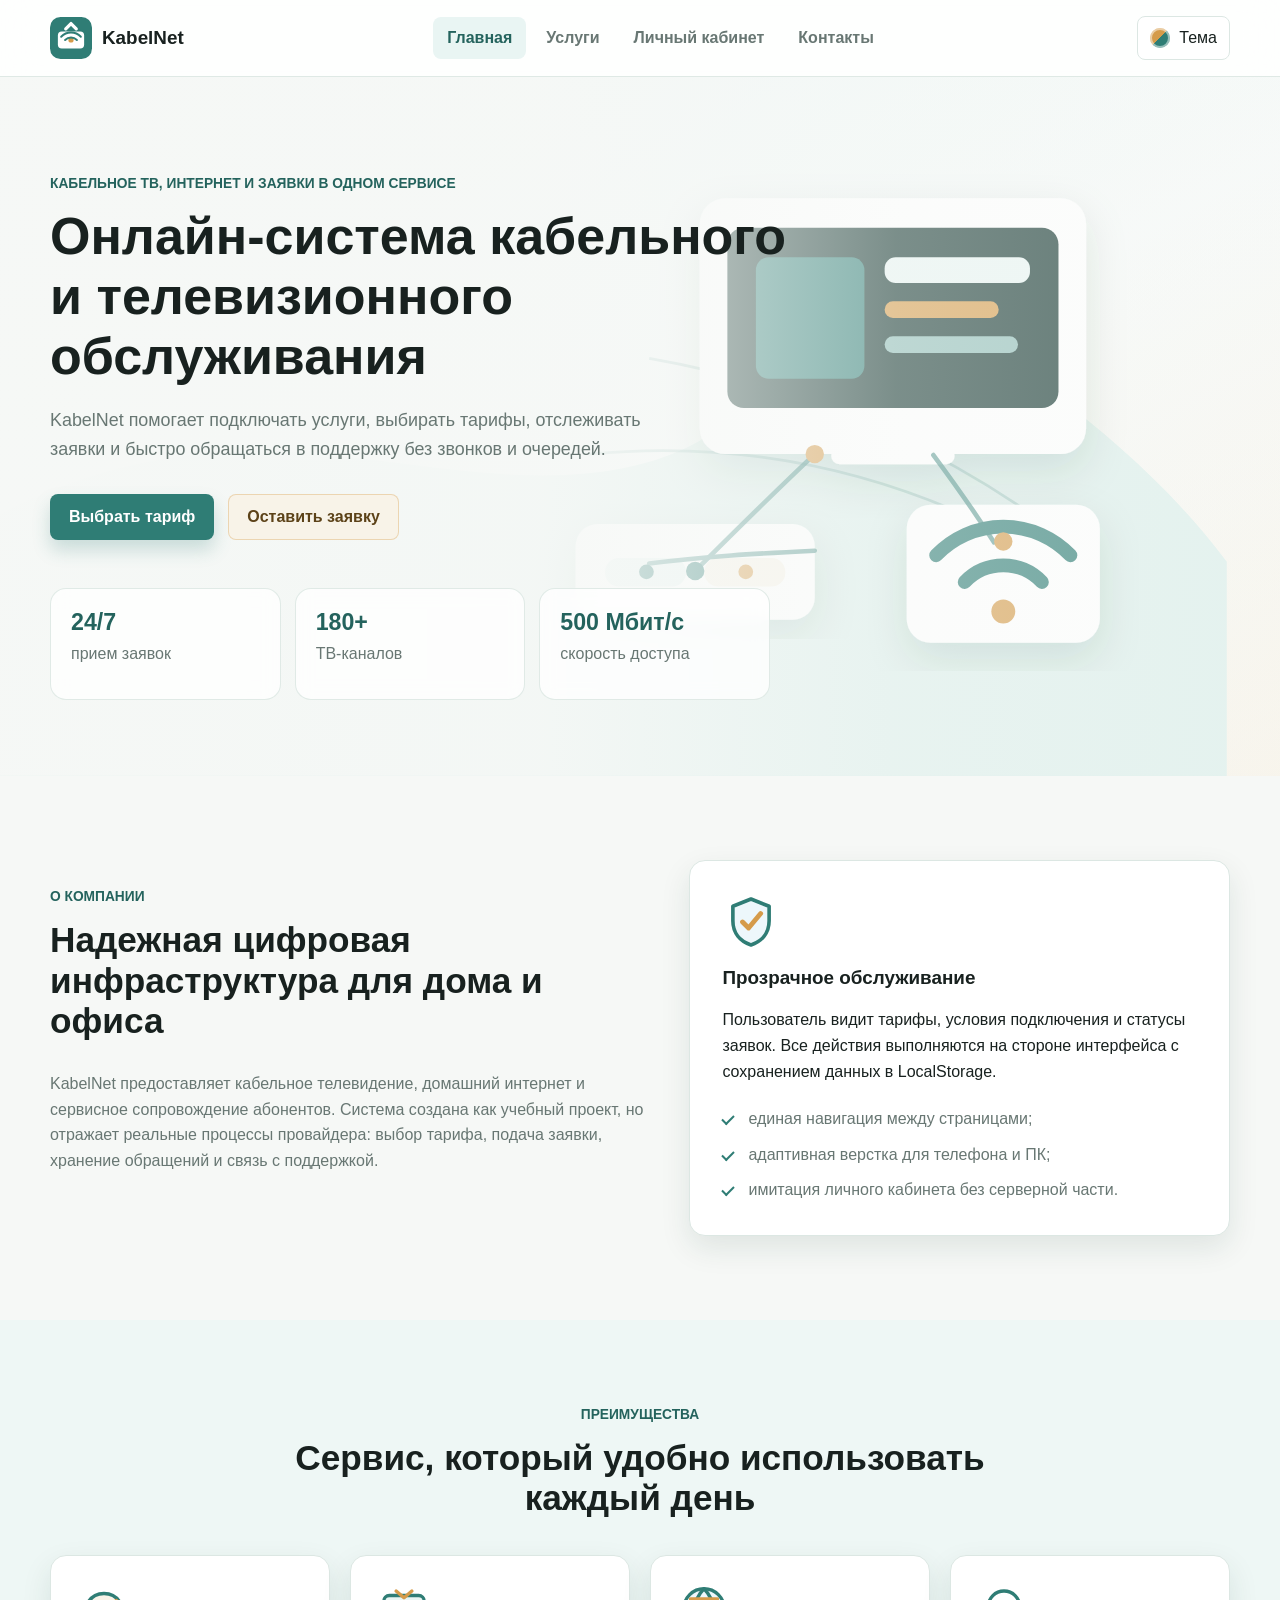
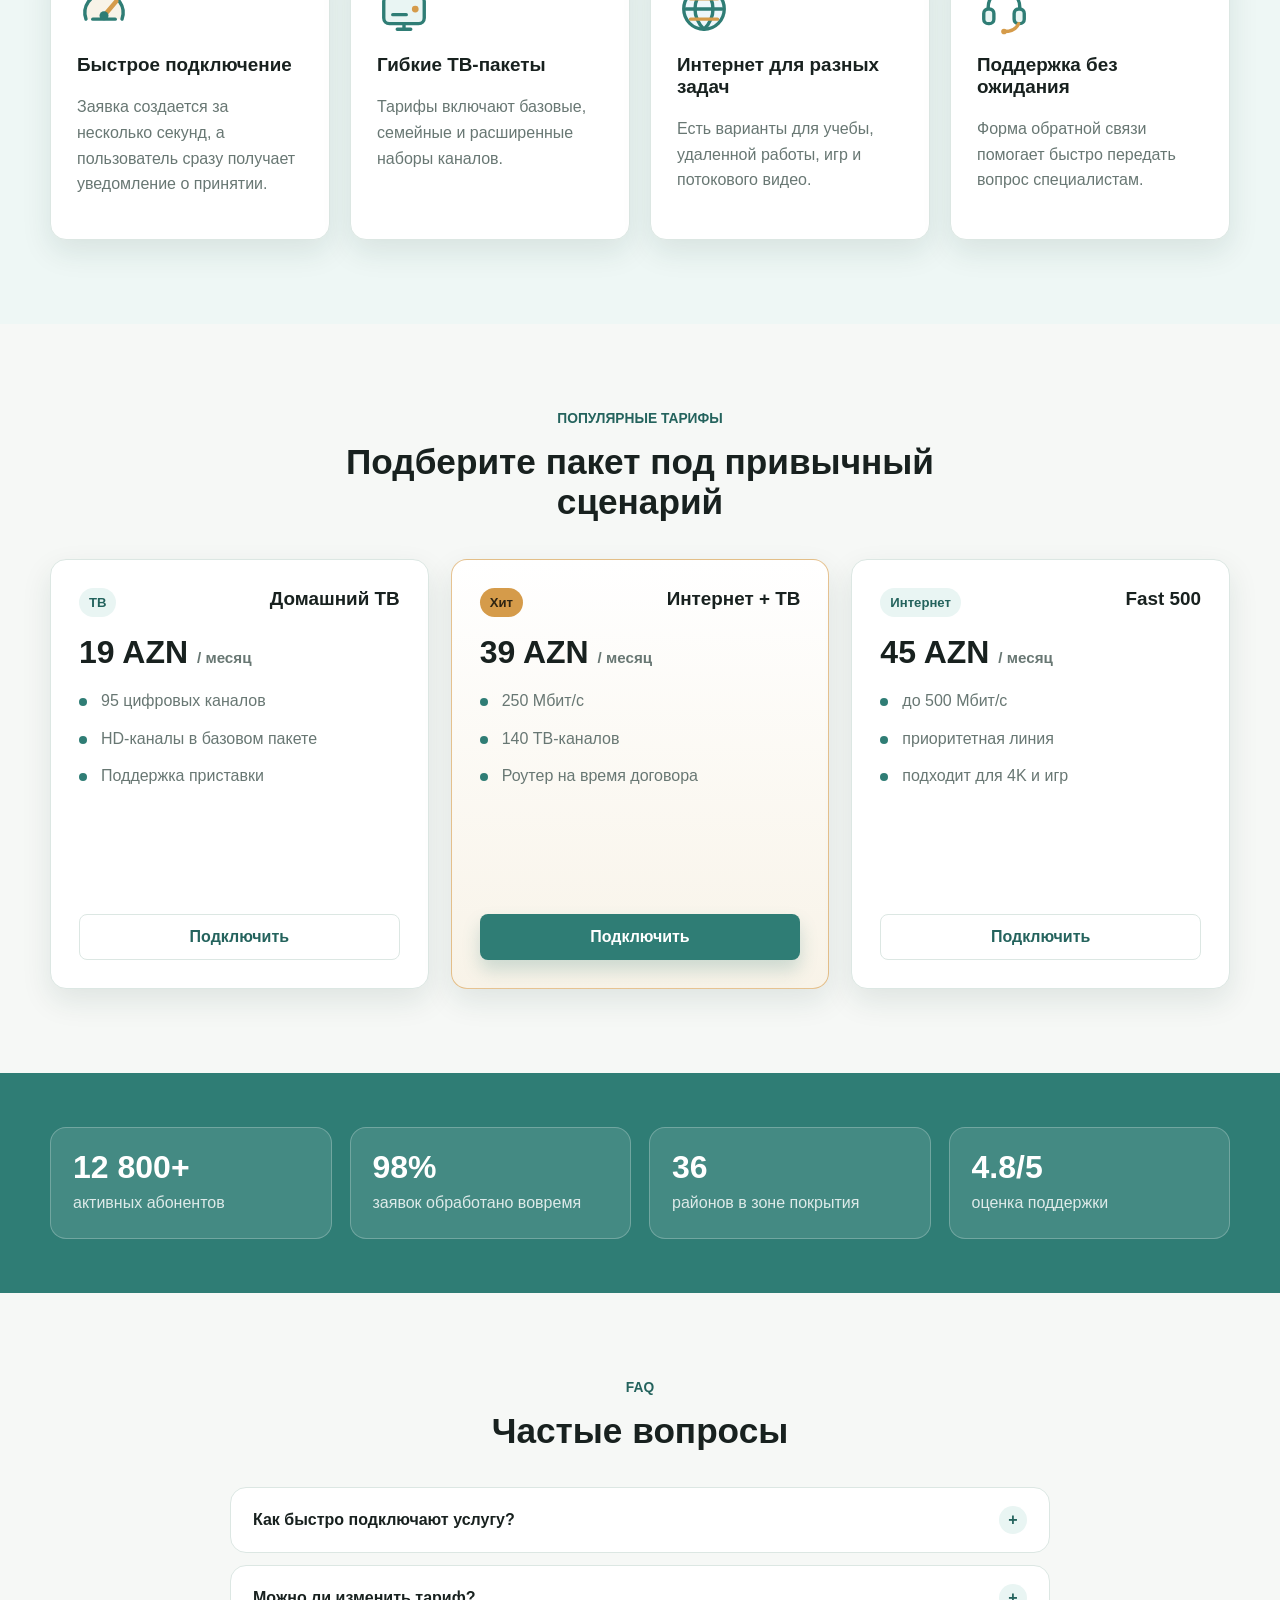
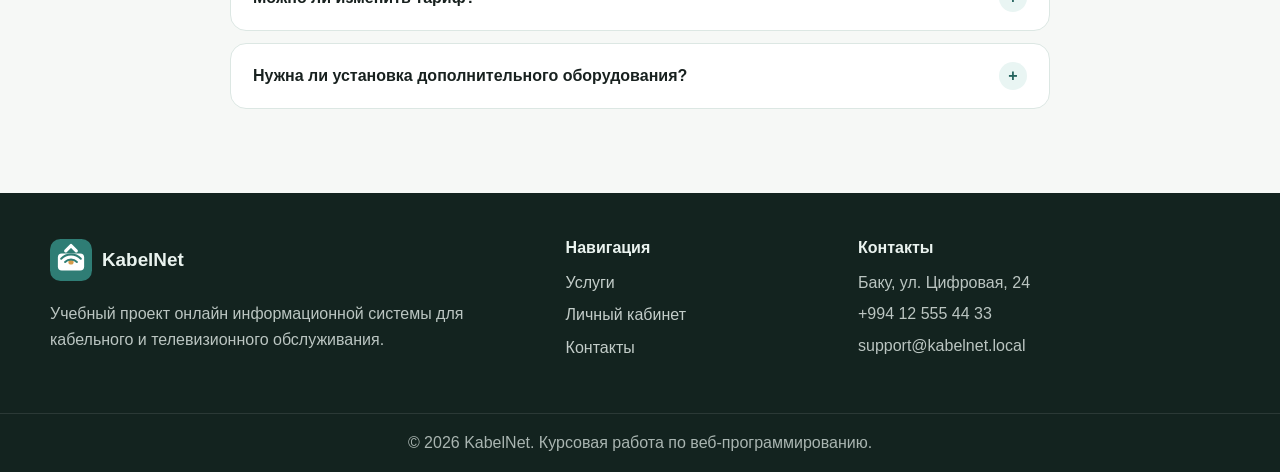
<file: index.html>
<!DOCTYPE html>
<html lang="ru">
<head>
  <meta charset="UTF-8">
  <meta name="viewport" content="width=device-width, initial-scale=1.0">
  <meta name="description" content="Онлайн информационная система для кабельного и телевизионного обслуживания">
  <title>KabelNet — кабельное ТВ и интернет</title>
  <link rel="icon" href="images/favicon.svg" type="image/svg+xml">
  <link rel="stylesheet" href="css/style.css">
  <link rel="stylesheet" href="css/responsive.css">
</head>
<body data-page="home">
  <!-- Preloader -->
  <div class="preloader" data-preloader>
    <div class="preloader__ring"></div>
    <p>Загрузка сервиса</p>
  </div>

  <!-- Header -->
  <header class="site-header" data-header>
    <div class="container header__inner">
      <a class="brand" href="index.html" aria-label="KabelNet на главную">
        <img src="images/favicon.svg" alt="" class="brand__logo">
        <span class="brand__text">KabelNet</span>
      </a>

      <nav class="site-nav" id="mainNav" aria-label="Основная навигация">
        <a href="index.html" class="site-nav__link is-active" aria-current="page">Главная</a>
        <a href="pages/services.html" class="site-nav__link">Услуги</a>
        <a href="pages/dashboard.html" class="site-nav__link">Личный кабинет</a>
        <a href="pages/contacts.html" class="site-nav__link">Контакты</a>
      </nav>

      <div class="header__actions">
        <button class="theme-toggle" type="button" data-theme-toggle aria-label="Переключить тему">
          <span class="theme-toggle__icon" aria-hidden="true"></span>
          <span class="theme-toggle__text">Тема</span>
        </button>
        <button class="burger" type="button" data-burger aria-label="Открыть меню" aria-controls="mainNav" aria-expanded="false">
          <span></span>
          <span></span>
          <span></span>
        </button>
      </div>
    </div>
  </header>

  <main>
    <!-- Hero -->
    <section class="hero">
      <div class="container hero__content">
        <p class="eyebrow">Кабельное ТВ, интернет и заявки в одном сервисе</p>
        <h1>Онлайн-система кабельного и телевизионного обслуживания</h1>
        <p class="hero__lead">KabelNet помогает подключать услуги, выбирать тарифы, отслеживать заявки и быстро обращаться в поддержку без звонков и очередей.</p>
        <div class="hero__actions">
          <a class="btn btn--primary" href="pages/services.html">Выбрать тариф</a>
          <button class="btn btn--secondary" type="button" data-open-modal="connectionModal" data-plan="Консультация специалиста">Оставить заявку</button>
        </div>
        <div class="hero__facts" aria-label="Ключевые показатели сервиса">
          <div>
            <strong>24/7</strong>
            <span>прием заявок</span>
          </div>
          <div>
            <strong>180+</strong>
            <span>ТВ-каналов</span>
          </div>
          <div>
            <strong>500 Мбит/с</strong>
            <span>скорость доступа</span>
          </div>
        </div>
      </div>
    </section>

    <!-- Company info -->
    <section class="section">
      <div class="container split">
        <div class="section-header section-header--left">
          <p class="eyebrow">О компании</p>
          <h2>Надежная цифровая инфраструктура для дома и офиса</h2>
          <p>KabelNet предоставляет кабельное телевидение, домашний интернет и сервисное сопровождение абонентов. Система создана как учебный проект, но отражает реальные процессы провайдера: выбор тарифа, подача заявки, хранение обращений и связь с поддержкой.</p>
        </div>
        <div class="info-panel">
          <img src="images/icon-shield.svg" alt="" class="info-panel__icon">
          <h3>Прозрачное обслуживание</h3>
          <p>Пользователь видит тарифы, условия подключения и статусы заявок. Все действия выполняются на стороне интерфейса с сохранением данных в LocalStorage.</p>
          <ul class="check-list">
            <li>единая навигация между страницами;</li>
            <li>адаптивная верстка для телефона и ПК;</li>
            <li>имитация личного кабинета без серверной части.</li>
          </ul>
        </div>
      </div>
    </section>

    <!-- Advantages -->
    <section class="section section--muted">
      <div class="container">
        <div class="section-header">
          <p class="eyebrow">Преимущества</p>
          <h2>Сервис, который удобно использовать каждый день</h2>
        </div>
        <div class="feature-grid">
          <article class="feature-card">
            <img src="images/icon-speed.svg" alt="" class="feature-card__icon">
            <h3>Быстрое подключение</h3>
            <p>Заявка создается за несколько секунд, а пользователь сразу получает уведомление о принятии.</p>
          </article>
          <article class="feature-card">
            <img src="images/icon-tv.svg" alt="" class="feature-card__icon">
            <h3>Гибкие ТВ-пакеты</h3>
            <p>Тарифы включают базовые, семейные и расширенные наборы каналов.</p>
          </article>
          <article class="feature-card">
            <img src="images/icon-internet.svg" alt="" class="feature-card__icon">
            <h3>Интернет для разных задач</h3>
            <p>Есть варианты для учебы, удаленной работы, игр и потокового видео.</p>
          </article>
          <article class="feature-card">
            <img src="images/icon-support.svg" alt="" class="feature-card__icon">
            <h3>Поддержка без ожидания</h3>
            <p>Форма обратной связи помогает быстро передать вопрос специалистам.</p>
          </article>
        </div>
      </div>
    </section>

    <!-- Popular plans -->
    <section class="section">
      <div class="container">
        <div class="section-header">
          <p class="eyebrow">Популярные тарифы</p>
          <h2>Подберите пакет под привычный сценарий</h2>
        </div>
        <div class="tariff-grid tariff-grid--home">
          <article class="tariff-card">
            <div class="tariff-card__top">
              <span class="badge">ТВ</span>
              <h3>Домашний ТВ</h3>
            </div>
            <p class="tariff-card__price">19 AZN <span>/ месяц</span></p>
            <ul class="tariff-card__list">
              <li>95 цифровых каналов</li>
              <li>HD-каналы в базовом пакете</li>
              <li>Поддержка приставки</li>
            </ul>
            <button class="btn btn--outline" type="button" data-open-modal="connectionModal" data-plan="Домашний ТВ">Подключить</button>
          </article>
          <article class="tariff-card tariff-card--accent">
            <div class="tariff-card__top">
              <span class="badge badge--accent">Хит</span>
              <h3>Интернет + ТВ</h3>
            </div>
            <p class="tariff-card__price">39 AZN <span>/ месяц</span></p>
            <ul class="tariff-card__list">
              <li>250 Мбит/с</li>
              <li>140 ТВ-каналов</li>
              <li>Роутер на время договора</li>
            </ul>
            <button class="btn btn--primary" type="button" data-open-modal="connectionModal" data-plan="Интернет + ТВ">Подключить</button>
          </article>
          <article class="tariff-card">
            <div class="tariff-card__top">
              <span class="badge">Интернет</span>
              <h3>Fast 500</h3>
            </div>
            <p class="tariff-card__price">45 AZN <span>/ месяц</span></p>
            <ul class="tariff-card__list">
              <li>до 500 Мбит/с</li>
              <li>приоритетная линия</li>
              <li>подходит для 4K и игр</li>
            </ul>
            <button class="btn btn--outline" type="button" data-open-modal="connectionModal" data-plan="Fast 500">Подключить</button>
          </article>
        </div>
      </div>
    </section>

    <!-- Statistics -->
    <section class="stats-band" aria-label="Статистика компании">
      <div class="container stats-band__grid">
        <div>
          <strong>12 800+</strong>
          <span>активных абонентов</span>
        </div>
        <div>
          <strong>98%</strong>
          <span>заявок обработано вовремя</span>
        </div>
        <div>
          <strong>36</strong>
          <span>районов в зоне покрытия</span>
        </div>
        <div>
          <strong>4.8/5</strong>
          <span>оценка поддержки</span>
        </div>
      </div>
    </section>

    <!-- FAQ -->
    <section class="section">
      <div class="container narrow">
        <div class="section-header">
          <p class="eyebrow">FAQ</p>
          <h2>Частые вопросы</h2>
        </div>
        <div class="faq" data-accordion>
          <div class="faq__item">
            <button class="faq__question" type="button">Как быстро подключают услугу?</button>
            <div class="faq__answer">
              <p>После подачи заявки оператор связывается с абонентом и согласует удобное время визита мастера. В учебной версии сайта заявка сохраняется локально в браузере.</p>
            </div>
          </div>
          <div class="faq__item">
            <button class="faq__question" type="button">Можно ли изменить тариф?</button>
            <div class="faq__answer">
              <p>Да, в реальной системе тариф меняется через личный кабинет или поддержку. В проекте можно создать новую заявку на изменение услуги.</p>
            </div>
          </div>
          <div class="faq__item">
            <button class="faq__question" type="button">Нужна ли установка дополнительного оборудования?</button>
            <div class="faq__answer">
              <p>Для кабельного ТВ может потребоваться приставка, а для интернета — роутер. Конкретные условия зависят от выбранного тарифа.</p>
            </div>
          </div>
        </div>
      </div>
    </section>
  </main>

  <!-- Order modal -->
  <div class="modal" id="connectionModal" aria-hidden="true" role="dialog" aria-labelledby="connectionTitle">
    <div class="modal__overlay" data-close-modal></div>
    <div class="modal__content">
      <button class="modal__close" type="button" data-close-modal aria-label="Закрыть">&times;</button>
      <h2 id="connectionTitle">Заявка на подключение</h2>
      <p class="modal__text">Заполните форму, и заявка появится в личном кабинете.</p>
      <form class="form" id="orderForm" novalidate>
        <input type="hidden" id="orderPlan" name="plan" value="Консультация специалиста">
        <label class="field">
          <span>Имя</span>
          <input type="text" name="name" placeholder="Введите имя" required>
          <small class="field__error"></small>
        </label>
        <label class="field">
          <span>Телефон</span>
          <input type="tel" name="phone" placeholder="+994 XX XXX XX XX" required>
          <small class="field__error"></small>
        </label>
        <label class="field">
          <span>Адрес подключения</span>
          <input type="text" name="address" placeholder="Город, улица, дом" required>
          <small class="field__error"></small>
        </label>
        <button class="btn btn--primary btn--full" type="submit">Отправить заявку</button>
      </form>
    </div>
  </div>

  <button class="back-to-top" type="button" data-back-top aria-label="Наверх">↑</button>
  <div class="toast-container" data-toast-container aria-live="polite" aria-atomic="true"></div>

  <!-- Footer -->
  <footer class="site-footer">
    <div class="container footer__grid">
      <div>
        <a class="brand brand--footer" href="index.html">
          <img src="images/favicon.svg" alt="" class="brand__logo">
          <span class="brand__text">KabelNet</span>
        </a>
        <p>Учебный проект онлайн информационной системы для кабельного и телевизионного обслуживания.</p>
      </div>
      <div>
        <h3>Навигация</h3>
        <a href="pages/services.html">Услуги</a>
        <a href="pages/dashboard.html">Личный кабинет</a>
        <a href="pages/contacts.html">Контакты</a>
      </div>
      <div>
        <h3>Контакты</h3>
        <p>Баку, ул. Цифровая, 24</p>
        <p>+994 12 555 44 33</p>
        <p>support@kabelnet.local</p>
      </div>
    </div>
    <div class="footer__bottom">© 2026 KabelNet. Курсовая работа по веб-программированию.</div>
  </footer>

  <script src="js/main.js" defer></script>
</body>
</html>
</file>
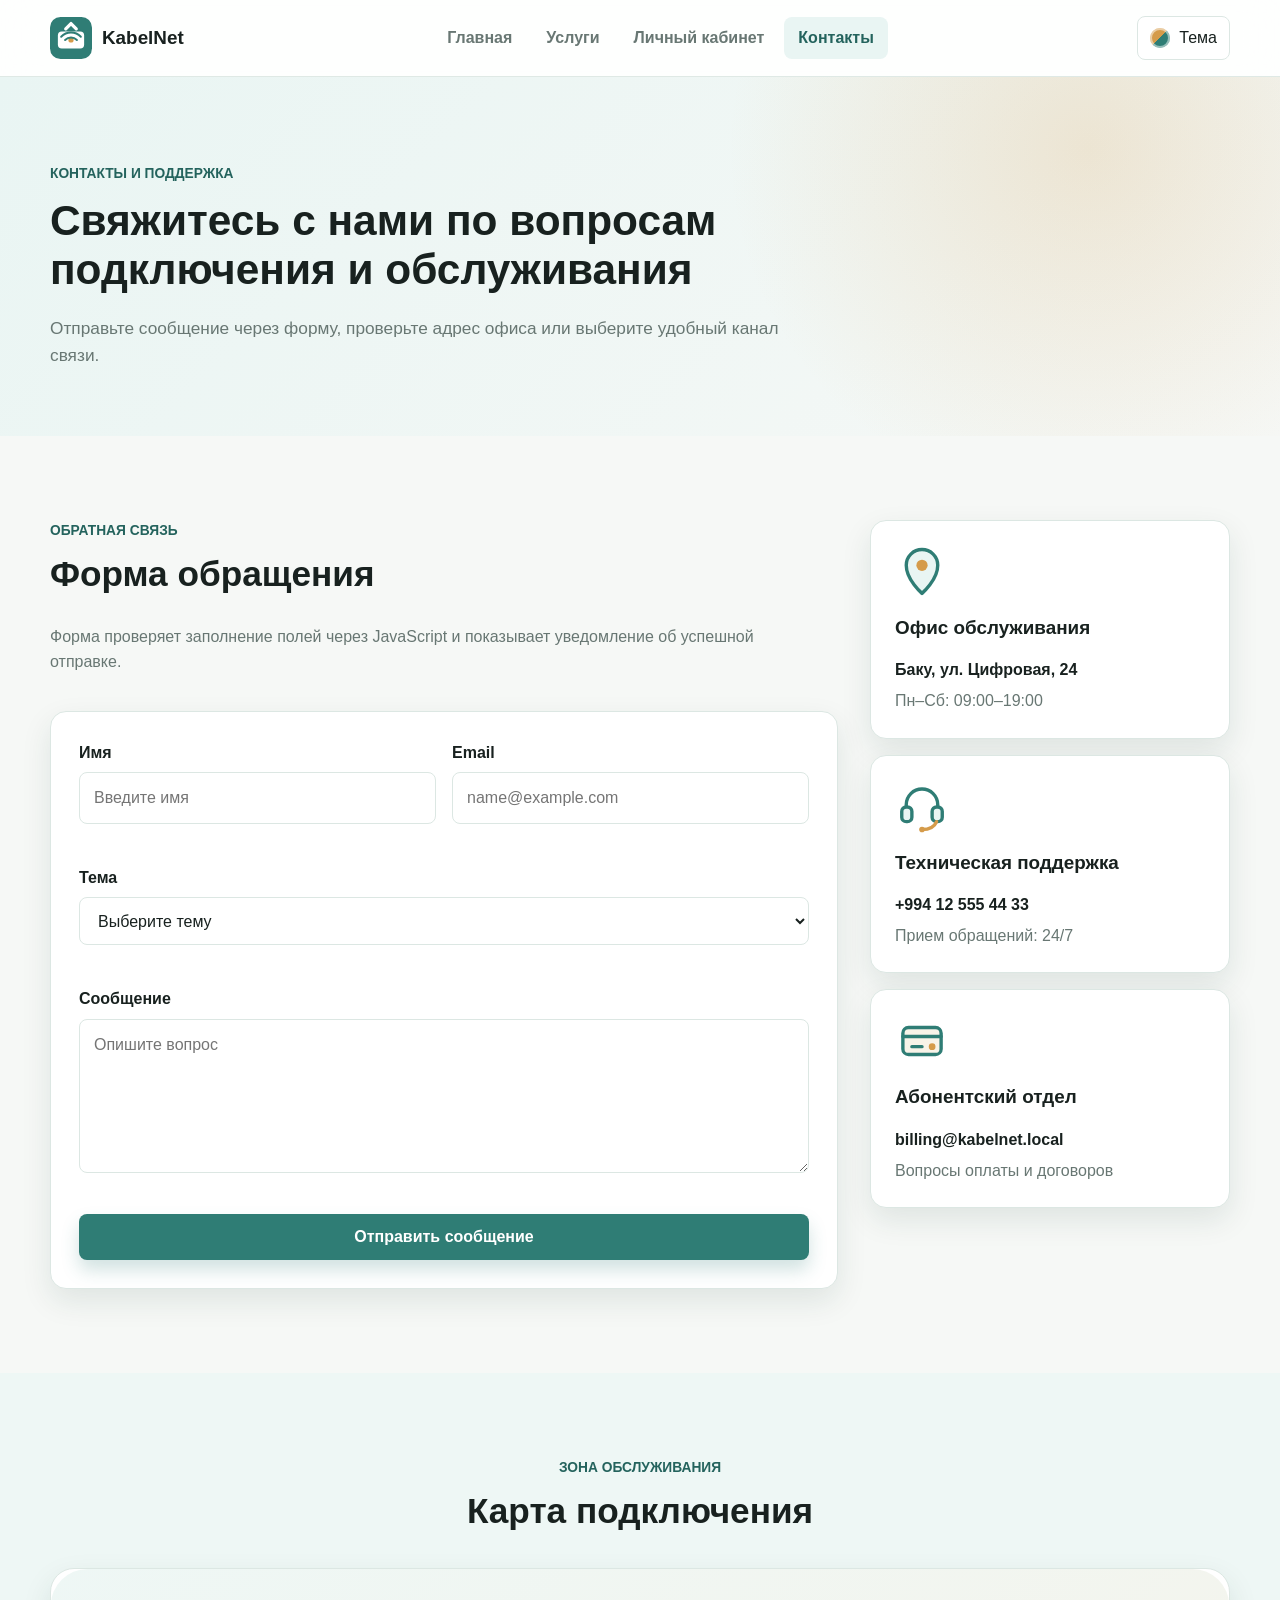
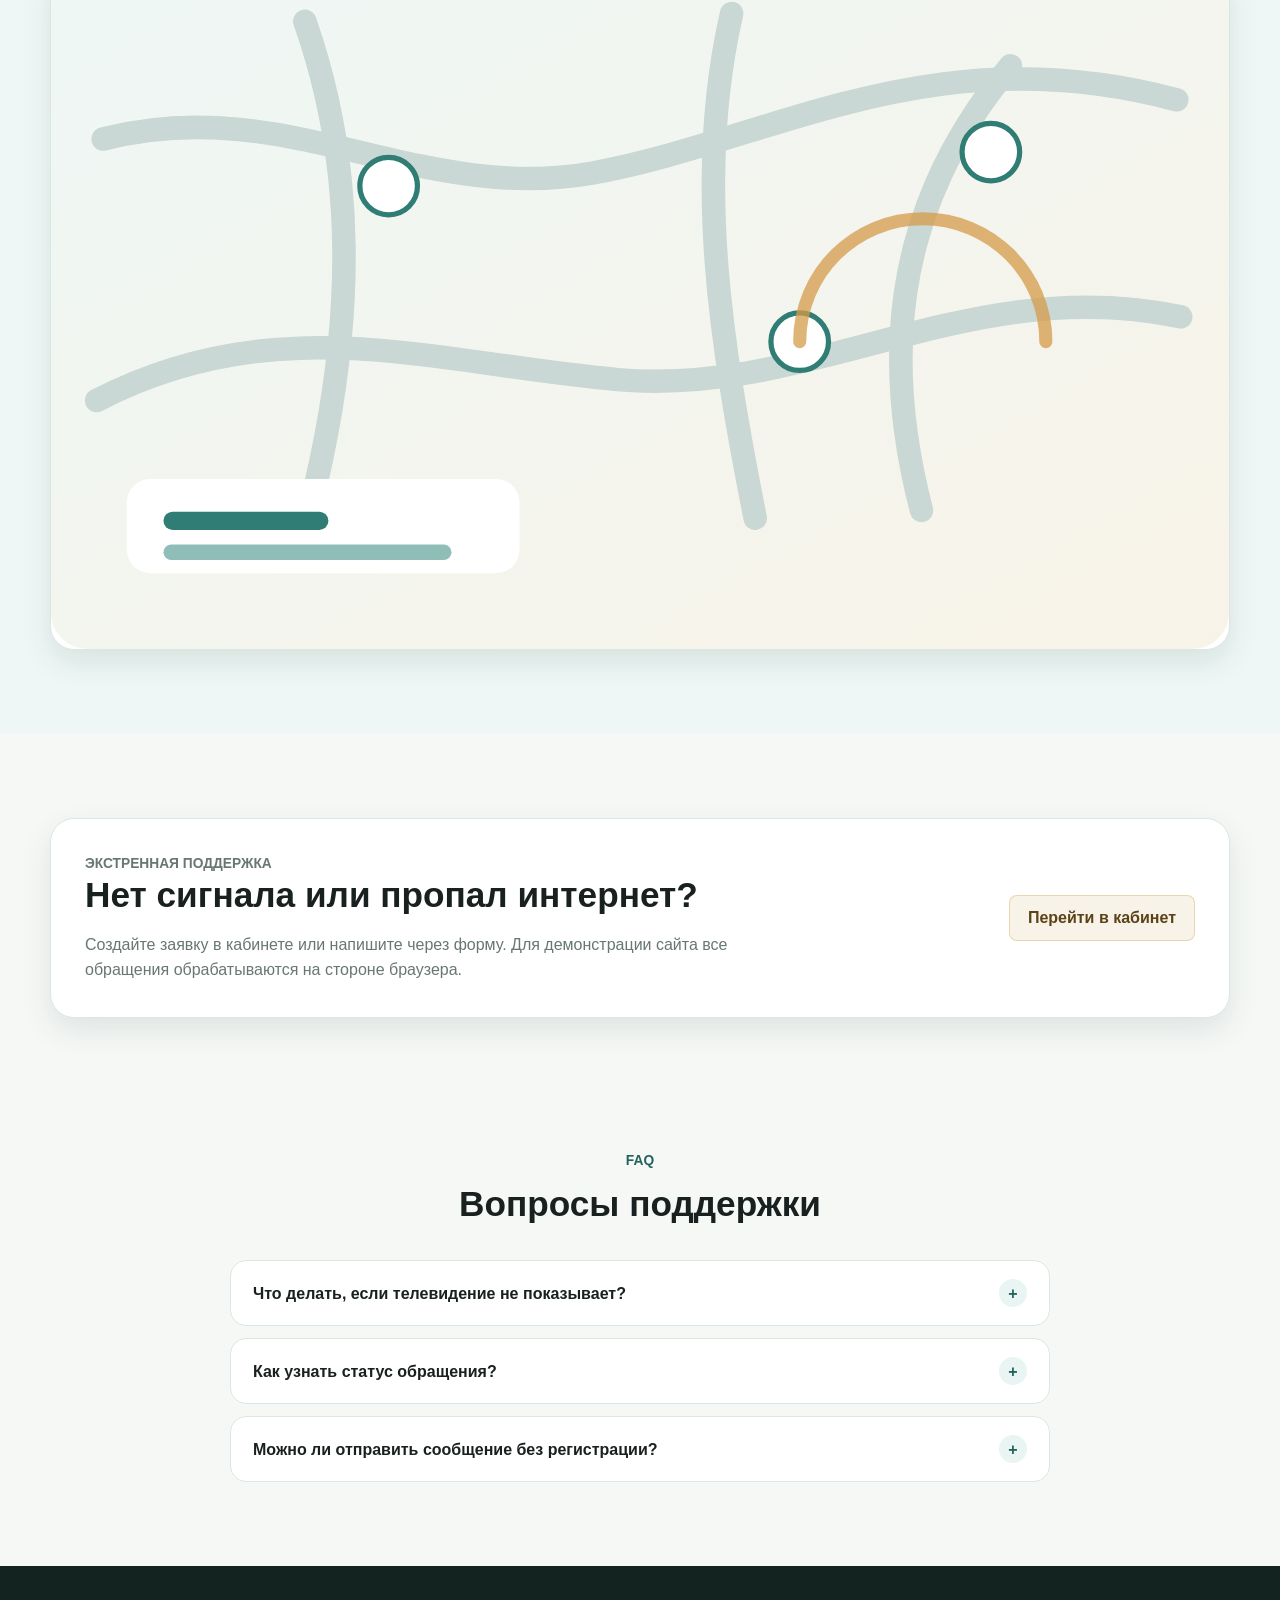
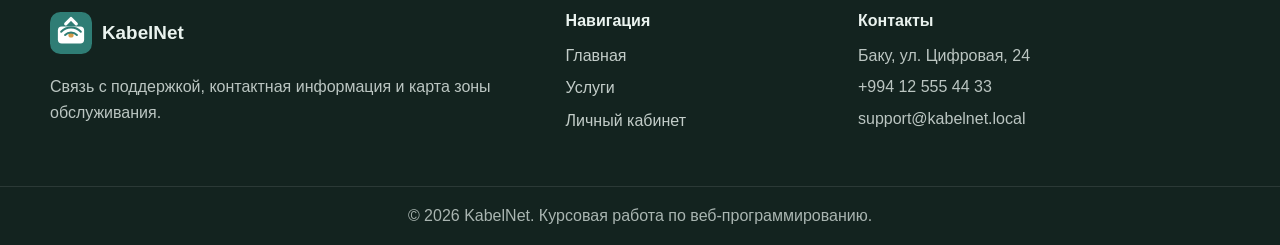
<file: pages/contacts.html>
<!DOCTYPE html>
<html lang="ru">
<head>
  <meta charset="UTF-8">
  <meta name="viewport" content="width=device-width, initial-scale=1.0">
  <meta name="description" content="Контакты и поддержка KabelNet">
  <title>Контакты и поддержка — KabelNet</title>
  <link rel="icon" href="../images/favicon.svg" type="image/svg+xml">
  <link rel="stylesheet" href="../css/style.css">
  <link rel="stylesheet" href="../css/responsive.css">
</head>
<body data-page="contacts">
  <div class="preloader" data-preloader>
    <div class="preloader__ring"></div>
    <p>Загрузка поддержки</p>
  </div>

  <header class="site-header" data-header>
    <div class="container header__inner">
      <a class="brand" href="../index.html" aria-label="KabelNet на главную">
        <img src="../images/favicon.svg" alt="" class="brand__logo">
        <span class="brand__text">KabelNet</span>
      </a>
      <nav class="site-nav" id="mainNav" aria-label="Основная навигация">
        <a href="../index.html" class="site-nav__link">Главная</a>
        <a href="services.html" class="site-nav__link">Услуги</a>
        <a href="dashboard.html" class="site-nav__link">Личный кабинет</a>
        <a href="contacts.html" class="site-nav__link is-active" aria-current="page">Контакты</a>
      </nav>
      <div class="header__actions">
        <button class="theme-toggle" type="button" data-theme-toggle aria-label="Переключить тему">
          <span class="theme-toggle__icon" aria-hidden="true"></span>
          <span class="theme-toggle__text">Тема</span>
        </button>
        <button class="burger" type="button" data-burger aria-label="Открыть меню" aria-controls="mainNav" aria-expanded="false">
          <span></span>
          <span></span>
          <span></span>
        </button>
      </div>
    </div>
  </header>

  <main>
    <section class="page-hero">
      <div class="container">
        <p class="eyebrow">Контакты и поддержка</p>
        <h1>Свяжитесь с нами по вопросам подключения и обслуживания</h1>
        <p>Отправьте сообщение через форму, проверьте адрес офиса или выберите удобный канал связи.</p>
      </div>
    </section>

    <section class="section">
      <div class="container contact-grid">
        <div>
          <div class="section-header section-header--left">
            <p class="eyebrow">Обратная связь</p>
            <h2>Форма обращения</h2>
            <p>Форма проверяет заполнение полей через JavaScript и показывает уведомление об успешной отправке.</p>
          </div>
          <form class="form contact-form" id="contactForm" novalidate>
            <div class="form-grid">
              <label class="field">
                <span>Имя</span>
                <input type="text" name="name" placeholder="Введите имя" required>
                <small class="field__error"></small>
              </label>
              <label class="field">
                <span>Email</span>
                <input type="email" name="email" placeholder="name@example.com" required>
                <small class="field__error"></small>
              </label>
            </div>
            <label class="field">
              <span>Тема</span>
              <select name="subject" required>
                <option value="">Выберите тему</option>
                <option value="Подключение">Подключение</option>
                <option value="Техническая проблема">Техническая проблема</option>
                <option value="Оплата">Оплата</option>
                <option value="Изменение тарифа">Изменение тарифа</option>
              </select>
              <small class="field__error"></small>
            </label>
            <label class="field">
              <span>Сообщение</span>
              <textarea name="message" rows="5" placeholder="Опишите вопрос" required></textarea>
              <small class="field__error"></small>
            </label>
            <button class="btn btn--primary" type="submit">Отправить сообщение</button>
          </form>
        </div>

        <aside class="contact-aside">
          <article class="contact-card">
            <img src="../images/icon-map.svg" alt="" class="contact-card__icon">
            <h3>Офис обслуживания</h3>
            <p>Баку, ул. Цифровая, 24</p>
            <span>Пн–Сб: 09:00–19:00</span>
          </article>
          <article class="contact-card">
            <img src="../images/icon-support.svg" alt="" class="contact-card__icon">
            <h3>Техническая поддержка</h3>
            <p>+994 12 555 44 33</p>
            <span>Прием обращений: 24/7</span>
          </article>
          <article class="contact-card">
            <img src="../images/icon-card.svg" alt="" class="contact-card__icon">
            <h3>Абонентский отдел</h3>
            <p>billing@kabelnet.local</p>
            <span>Вопросы оплаты и договоров</span>
          </article>
        </aside>
      </div>
    </section>

    <section class="section section--muted">
      <div class="container">
        <div class="section-header">
          <p class="eyebrow">Зона обслуживания</p>
          <h2>Карта подключения</h2>
        </div>
        <div class="map-card">
          <img src="../images/map-placeholder.svg" alt="Карта зоны обслуживания KabelNet">
        </div>
      </div>
    </section>

    <section class="section">
      <div class="container support-strip">
        <div>
          <p class="eyebrow">Экстренная поддержка</p>
          <h2>Нет сигнала или пропал интернет?</h2>
          <p>Создайте заявку в кабинете или напишите через форму. Для демонстрации сайта все обращения обрабатываются на стороне браузера.</p>
        </div>
        <a class="btn btn--secondary" href="dashboard.html">Перейти в кабинет</a>
      </div>
    </section>

    <section class="section section--compact">
      <div class="container narrow">
        <div class="section-header">
          <p class="eyebrow">FAQ</p>
          <h2>Вопросы поддержки</h2>
        </div>
        <div class="faq" data-accordion>
          <div class="faq__item">
            <button class="faq__question" type="button">Что делать, если телевидение не показывает?</button>
            <div class="faq__answer">
              <p>Проверьте кабель, питание приставки и выбранный источник сигнала на телевизоре. Если проблема остается, создайте заявку в кабинете.</p>
            </div>
          </div>
          <div class="faq__item">
            <button class="faq__question" type="button">Как узнать статус обращения?</button>
            <div class="faq__answer">
              <p>В демонстрационной версии статус отображается в списке заявок личного кабинета и сохраняется в LocalStorage.</p>
            </div>
          </div>
          <div class="faq__item">
            <button class="faq__question" type="button">Можно ли отправить сообщение без регистрации?</button>
            <div class="faq__answer">
              <p>Да, контактная форма доступна всем посетителям сайта и не требует входа в личный кабинет.</p>
            </div>
          </div>
        </div>
      </div>
    </section>
  </main>

  <div class="modal" id="connectionModal" aria-hidden="true" role="dialog" aria-labelledby="connectionTitle">
    <div class="modal__overlay" data-close-modal></div>
    <div class="modal__content">
      <button class="modal__close" type="button" data-close-modal aria-label="Закрыть">&times;</button>
      <h2 id="connectionTitle">Заявка на подключение</h2>
      <p class="modal__text">Оставьте контактные данные для обратной связи.</p>
      <form class="form" id="orderForm" novalidate>
        <input type="hidden" id="orderPlan" name="plan" value="Обратный звонок">
        <label class="field">
          <span>Имя</span>
          <input type="text" name="name" placeholder="Введите имя" required>
          <small class="field__error"></small>
        </label>
        <label class="field">
          <span>Телефон</span>
          <input type="tel" name="phone" placeholder="+994 XX XXX XX XX" required>
          <small class="field__error"></small>
        </label>
        <label class="field">
          <span>Адрес подключения</span>
          <input type="text" name="address" placeholder="Город, улица, дом" required>
          <small class="field__error"></small>
        </label>
        <button class="btn btn--primary btn--full" type="submit">Отправить заявку</button>
      </form>
    </div>
  </div>

  <button class="back-to-top" type="button" data-back-top aria-label="Наверх">↑</button>
  <div class="toast-container" data-toast-container aria-live="polite" aria-atomic="true"></div>

  <footer class="site-footer">
    <div class="container footer__grid">
      <div>
        <a class="brand brand--footer" href="../index.html">
          <img src="../images/favicon.svg" alt="" class="brand__logo">
          <span class="brand__text">KabelNet</span>
        </a>
        <p>Связь с поддержкой, контактная информация и карта зоны обслуживания.</p>
      </div>
      <div>
        <h3>Навигация</h3>
        <a href="../index.html">Главная</a>
        <a href="services.html">Услуги</a>
        <a href="dashboard.html">Личный кабинет</a>
      </div>
      <div>
        <h3>Контакты</h3>
        <p>Баку, ул. Цифровая, 24</p>
        <p>+994 12 555 44 33</p>
        <p>support@kabelnet.local</p>
      </div>
    </div>
    <div class="footer__bottom">© 2026 KabelNet. Курсовая работа по веб-программированию.</div>
  </footer>

  <script src="../js/main.js" defer></script>
</body>
</html>
</file>
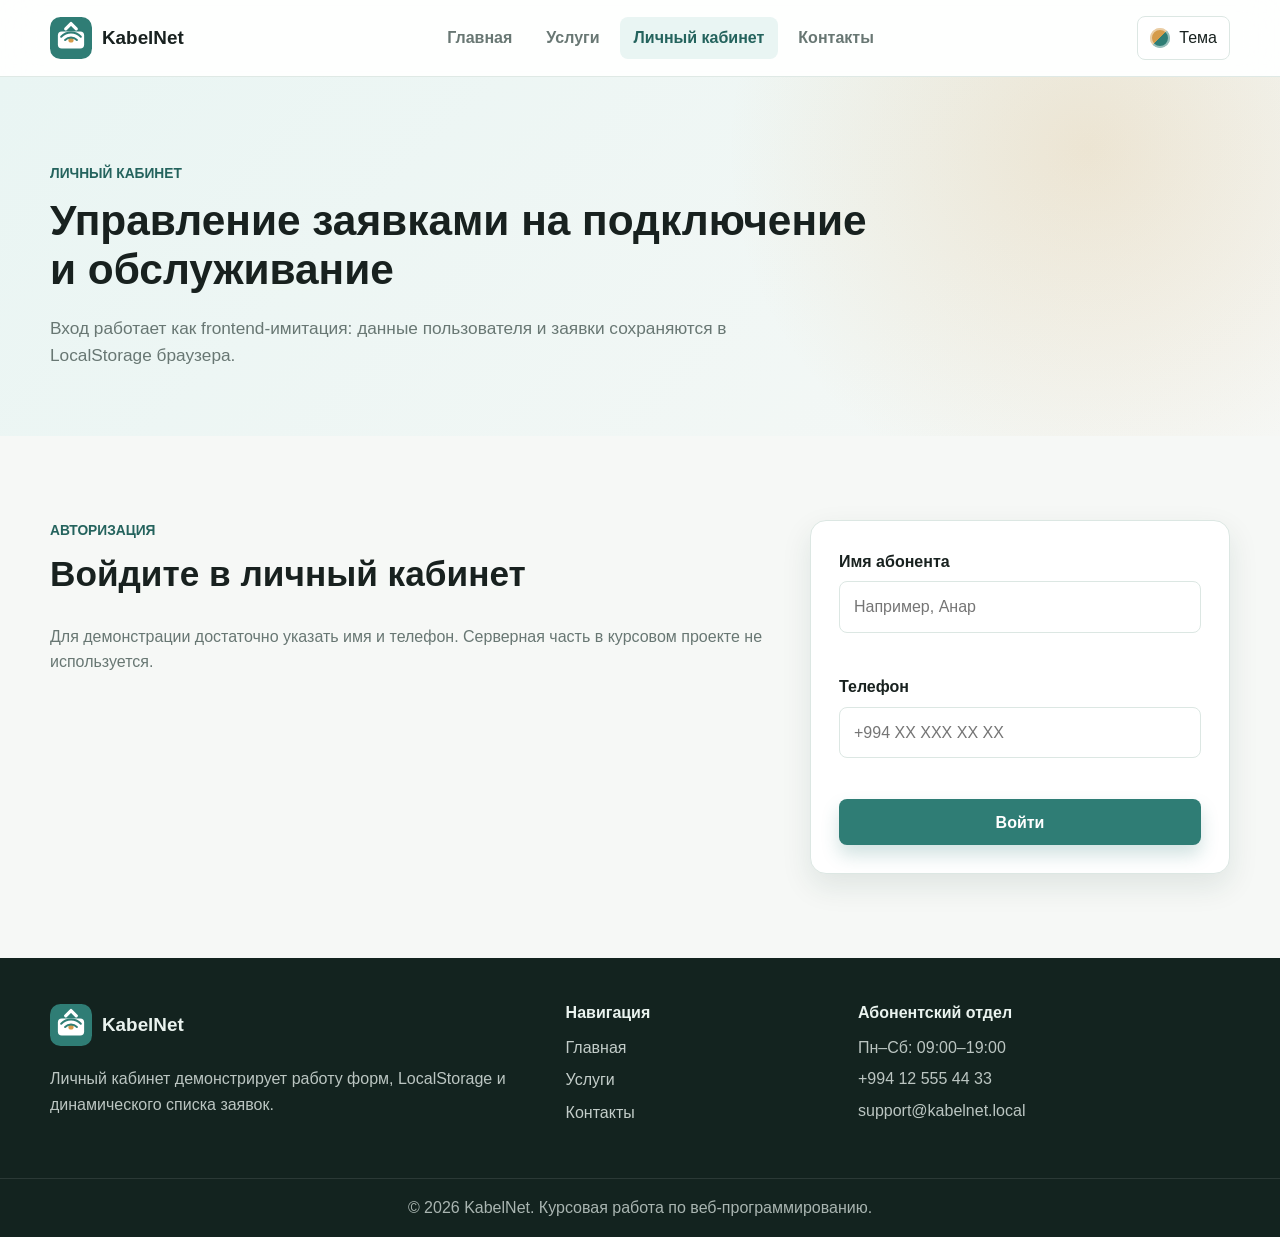
<file: pages/dashboard.html>
<!DOCTYPE html>
<html lang="ru">
<head>
  <meta charset="UTF-8">
  <meta name="viewport" content="width=device-width, initial-scale=1.0">
  <meta name="description" content="Личный кабинет абонента KabelNet">
  <title>Личный кабинет — KabelNet</title>
  <link rel="icon" href="../images/favicon.svg" type="image/svg+xml">
  <link rel="stylesheet" href="../css/style.css">
  <link rel="stylesheet" href="../css/responsive.css">
</head>
<body data-page="dashboard">
  <div class="preloader" data-preloader>
    <div class="preloader__ring"></div>
    <p>Загрузка кабинета</p>
  </div>

  <header class="site-header" data-header>
    <div class="container header__inner">
      <a class="brand" href="../index.html" aria-label="KabelNet на главную">
        <img src="../images/favicon.svg" alt="" class="brand__logo">
        <span class="brand__text">KabelNet</span>
      </a>
      <nav class="site-nav" id="mainNav" aria-label="Основная навигация">
        <a href="../index.html" class="site-nav__link">Главная</a>
        <a href="services.html" class="site-nav__link">Услуги</a>
        <a href="dashboard.html" class="site-nav__link is-active" aria-current="page">Личный кабинет</a>
        <a href="contacts.html" class="site-nav__link">Контакты</a>
      </nav>
      <div class="header__actions">
        <button class="theme-toggle" type="button" data-theme-toggle aria-label="Переключить тему">
          <span class="theme-toggle__icon" aria-hidden="true"></span>
          <span class="theme-toggle__text">Тема</span>
        </button>
        <button class="burger" type="button" data-burger aria-label="Открыть меню" aria-controls="mainNav" aria-expanded="false">
          <span></span>
          <span></span>
          <span></span>
        </button>
      </div>
    </div>
  </header>

  <main>
    <section class="page-hero">
      <div class="container">
        <p class="eyebrow">Личный кабинет</p>
        <h1>Управление заявками на подключение и обслуживание</h1>
        <p>Вход работает как frontend-имитация: данные пользователя и заявки сохраняются в LocalStorage браузера.</p>
      </div>
    </section>

    <!-- Login panel -->
    <section class="section" id="loginSection">
      <div class="container auth-layout">
        <div class="section-header section-header--left">
          <p class="eyebrow">Авторизация</p>
          <h2>Войдите в личный кабинет</h2>
          <p>Для демонстрации достаточно указать имя и телефон. Серверная часть в курсовом проекте не используется.</p>
        </div>
        <form class="form auth-card" id="loginForm" novalidate>
          <label class="field">
            <span>Имя абонента</span>
            <input type="text" name="name" placeholder="Например, Анар" required>
            <small class="field__error"></small>
          </label>
          <label class="field">
            <span>Телефон</span>
            <input type="tel" name="phone" placeholder="+994 XX XXX XX XX" required>
            <small class="field__error"></small>
          </label>
          <button class="btn btn--primary btn--full" type="submit">Войти</button>
        </form>
      </div>
    </section>

    <!-- User dashboard -->
    <section class="section dashboard is-hidden" id="dashboardSection">
      <div class="container">
        <div class="dashboard__top">
          <div>
            <p class="eyebrow">Панель пользователя</p>
            <h2>Здравствуйте, <span id="userName">Абонент</span></h2>
            <p class="muted">Здесь отображаются заявки, созданные на сайте.</p>
          </div>
          <button class="btn btn--ghost" type="button" id="logoutBtn">Выйти</button>
        </div>

        <div class="dashboard-grid">
          <aside class="profile-card">
            <img src="../images/icon-card.svg" alt="" class="profile-card__icon">
            <h3>Сводка</h3>
            <div class="profile-card__row">
              <span>Телефон</span>
              <strong id="userPhone">—</strong>
            </div>
            <div class="profile-card__row">
              <span>Всего заявок</span>
              <strong id="requestCount">0</strong>
            </div>
            <div class="profile-card__row">
              <span>Активный статус</span>
              <strong>Демо</strong>
            </div>
          </aside>

          <div class="dashboard__content">
            <form class="form request-form" id="requestForm" novalidate>
              <h3>Новая заявка</h3>
              <div class="form-grid">
                <label class="field">
                  <span>Тип услуги</span>
                  <select name="service" required>
                    <option value="">Выберите услугу</option>
                    <option value="Подключение ТВ">Подключение ТВ</option>
                    <option value="Подключение интернета">Подключение интернета</option>
                    <option value="Комбо-пакет">Комбо-пакет</option>
                    <option value="Техническая поддержка">Техническая поддержка</option>
                  </select>
                  <small class="field__error"></small>
                </label>
                <label class="field">
                  <span>Адрес</span>
                  <input type="text" name="address" placeholder="Адрес обслуживания" required>
                  <small class="field__error"></small>
                </label>
              </div>
              <label class="field">
                <span>Комментарий</span>
                <textarea name="comment" rows="3" placeholder="Кратко опишите задачу"></textarea>
                <small class="field__error"></small>
              </label>
              <button class="btn btn--primary" type="submit">Добавить заявку</button>
            </form>

            <div class="requests-panel">
              <div class="requests-panel__head">
                <h3>Мои заявки</h3>
                <span class="muted">данные хранятся локально</span>
              </div>
              <div class="request-list" id="requestList"></div>
              <div class="empty-state is-hidden" id="emptyRequests">
                <img src="../images/icon-request.svg" alt="">
                <h3>Заявок пока нет</h3>
                <p>Добавьте первую заявку через форму выше или выберите тариф на странице услуг.</p>
              </div>
            </div>
          </div>
        </div>
      </div>
    </section>
  </main>

  <div class="modal" id="connectionModal" aria-hidden="true" role="dialog" aria-labelledby="connectionTitle">
    <div class="modal__overlay" data-close-modal></div>
    <div class="modal__content">
      <button class="modal__close" type="button" data-close-modal aria-label="Закрыть">&times;</button>
      <h2 id="connectionTitle">Быстрая заявка</h2>
      <p class="modal__text">Форма добавит обращение в список заявок кабинета.</p>
      <form class="form" id="orderForm" novalidate>
        <input type="hidden" id="orderPlan" name="plan" value="Быстрая заявка">
        <label class="field">
          <span>Имя</span>
          <input type="text" name="name" placeholder="Введите имя" required>
          <small class="field__error"></small>
        </label>
        <label class="field">
          <span>Телефон</span>
          <input type="tel" name="phone" placeholder="+994 XX XXX XX XX" required>
          <small class="field__error"></small>
        </label>
        <label class="field">
          <span>Адрес подключения</span>
          <input type="text" name="address" placeholder="Город, улица, дом" required>
          <small class="field__error"></small>
        </label>
        <button class="btn btn--primary btn--full" type="submit">Отправить заявку</button>
      </form>
    </div>
  </div>

  <button class="back-to-top" type="button" data-back-top aria-label="Наверх">↑</button>
  <div class="toast-container" data-toast-container aria-live="polite" aria-atomic="true"></div>

  <footer class="site-footer">
    <div class="container footer__grid">
      <div>
        <a class="brand brand--footer" href="../index.html">
          <img src="../images/favicon.svg" alt="" class="brand__logo">
          <span class="brand__text">KabelNet</span>
        </a>
        <p>Личный кабинет демонстрирует работу форм, LocalStorage и динамического списка заявок.</p>
      </div>
      <div>
        <h3>Навигация</h3>
        <a href="../index.html">Главная</a>
        <a href="services.html">Услуги</a>
        <a href="contacts.html">Контакты</a>
      </div>
      <div>
        <h3>Абонентский отдел</h3>
        <p>Пн–Сб: 09:00–19:00</p>
        <p>+994 12 555 44 33</p>
        <p>support@kabelnet.local</p>
      </div>
    </div>
    <div class="footer__bottom">© 2026 KabelNet. Курсовая работа по веб-программированию.</div>
  </footer>

  <script src="../js/main.js" defer></script>
</body>
</html>
</file>
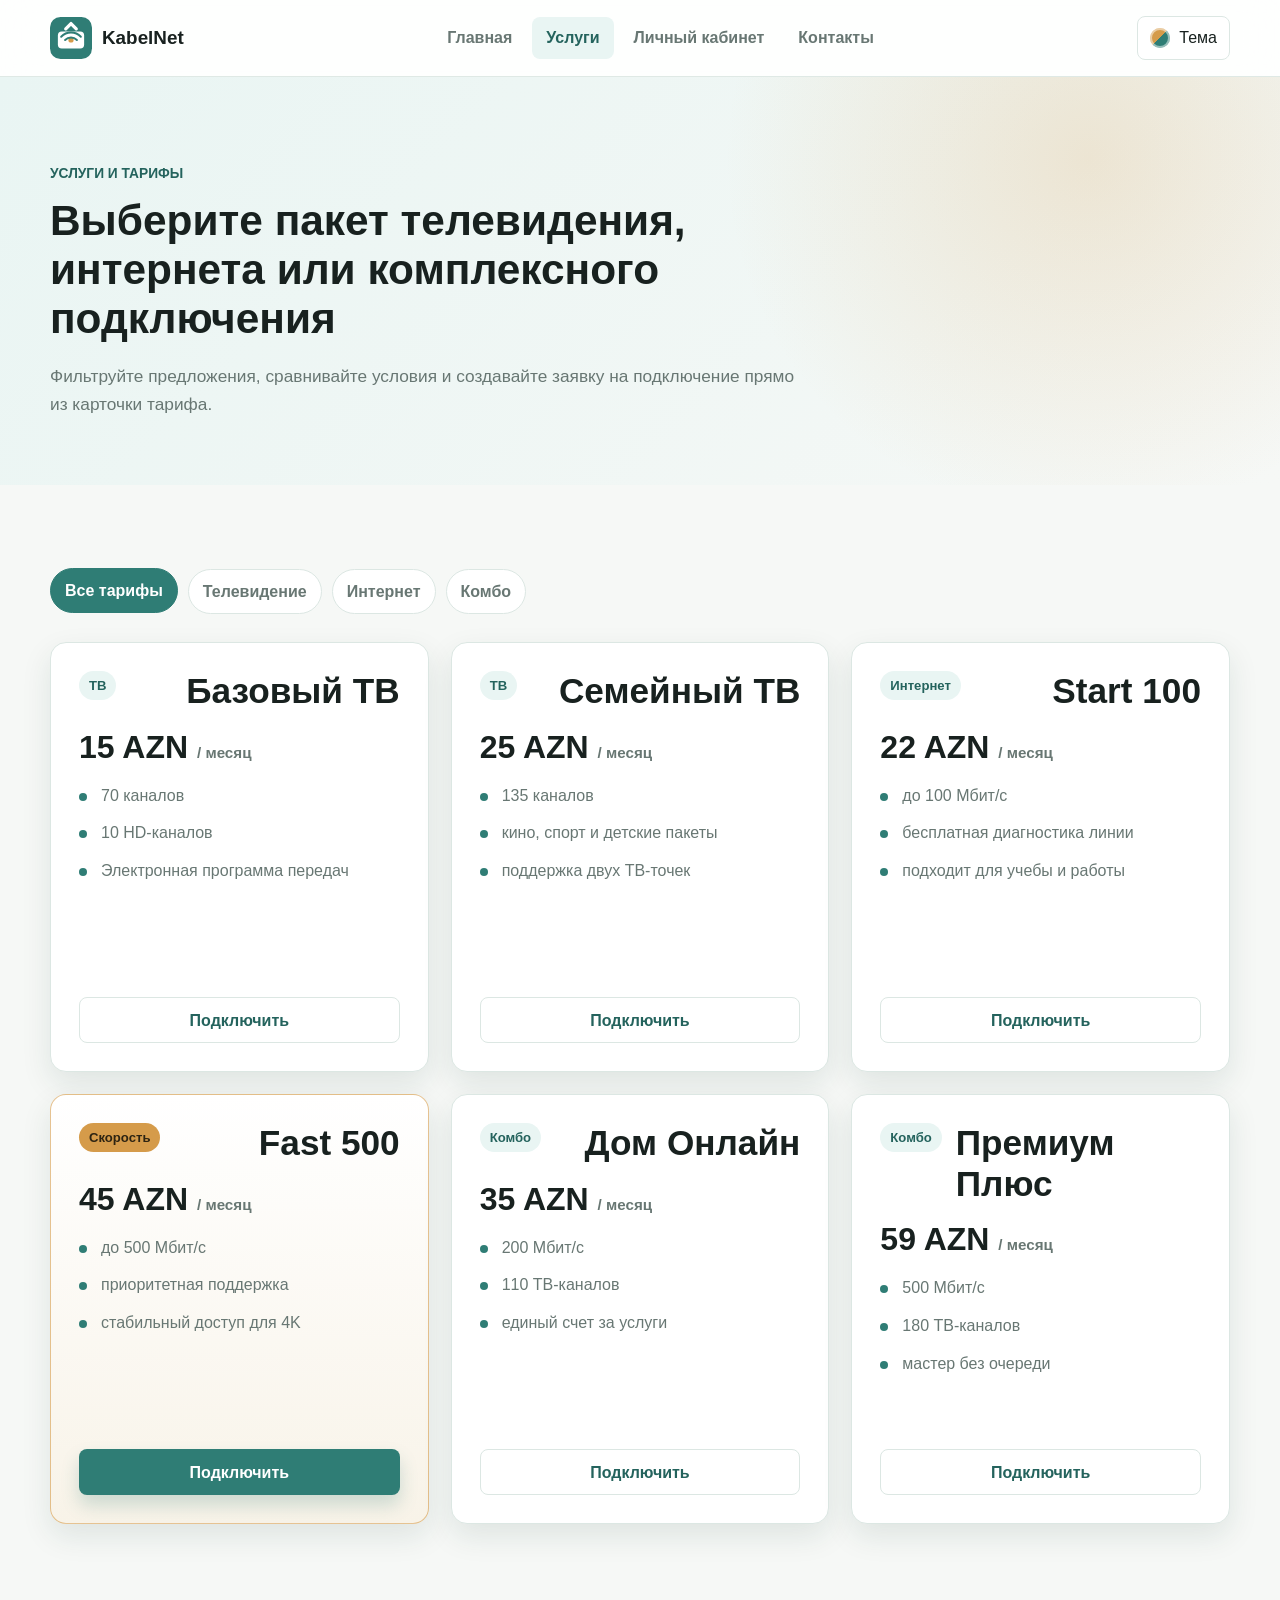
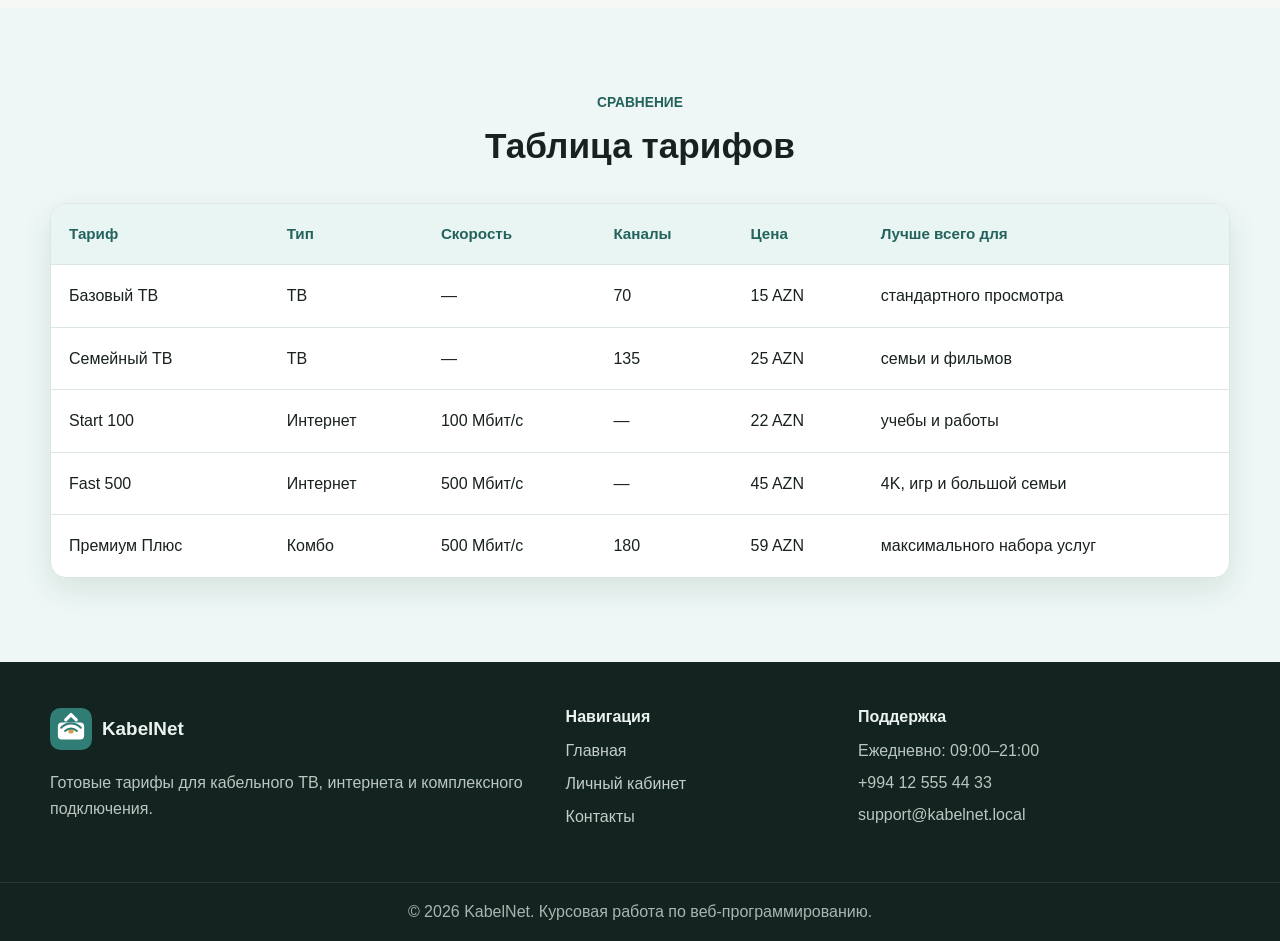
<file: pages/services.html>
<!DOCTYPE html>
<html lang="ru">
<head>
  <meta charset="UTF-8">
  <meta name="viewport" content="width=device-width, initial-scale=1.0">
  <meta name="description" content="Тарифы кабельного ТВ и интернета KabelNet">
  <title>Услуги и тарифы — KabelNet</title>
  <link rel="icon" href="../images/favicon.svg" type="image/svg+xml">
  <link rel="stylesheet" href="../css/style.css">
  <link rel="stylesheet" href="../css/responsive.css">
</head>
<body data-page="services">
  <div class="preloader" data-preloader>
    <div class="preloader__ring"></div>
    <p>Загрузка тарифов</p>
  </div>

  <header class="site-header" data-header>
    <div class="container header__inner">
      <a class="brand" href="../index.html" aria-label="KabelNet на главную">
        <img src="../images/favicon.svg" alt="" class="brand__logo">
        <span class="brand__text">KabelNet</span>
      </a>
      <nav class="site-nav" id="mainNav" aria-label="Основная навигация">
        <a href="../index.html" class="site-nav__link">Главная</a>
        <a href="services.html" class="site-nav__link is-active" aria-current="page">Услуги</a>
        <a href="dashboard.html" class="site-nav__link">Личный кабинет</a>
        <a href="contacts.html" class="site-nav__link">Контакты</a>
      </nav>
      <div class="header__actions">
        <button class="theme-toggle" type="button" data-theme-toggle aria-label="Переключить тему">
          <span class="theme-toggle__icon" aria-hidden="true"></span>
          <span class="theme-toggle__text">Тема</span>
        </button>
        <button class="burger" type="button" data-burger aria-label="Открыть меню" aria-controls="mainNav" aria-expanded="false">
          <span></span>
          <span></span>
          <span></span>
        </button>
      </div>
    </div>
  </header>

  <main>
    <section class="page-hero">
      <div class="container">
        <p class="eyebrow">Услуги и тарифы</p>
        <h1>Выберите пакет телевидения, интернета или комплексного подключения</h1>
        <p>Фильтруйте предложения, сравнивайте условия и создавайте заявку на подключение прямо из карточки тарифа.</p>
      </div>
    </section>

    <section class="section">
      <div class="container">
        <div class="toolbar" aria-label="Фильтрация тарифов">
          <button class="filter-btn is-active" type="button" data-filter="all">Все тарифы</button>
          <button class="filter-btn" type="button" data-filter="tv">Телевидение</button>
          <button class="filter-btn" type="button" data-filter="internet">Интернет</button>
          <button class="filter-btn" type="button" data-filter="combo">Комбо</button>
        </div>

        <div class="tariff-grid" data-tariff-list>
          <article class="tariff-card" data-category="tv">
            <div class="tariff-card__top">
              <span class="badge">ТВ</span>
              <h2>Базовый ТВ</h2>
            </div>
            <p class="tariff-card__price">15 AZN <span>/ месяц</span></p>
            <ul class="tariff-card__list">
              <li>70 каналов</li>
              <li>10 HD-каналов</li>
              <li>Электронная программа передач</li>
            </ul>
            <button class="btn btn--outline" type="button" data-open-modal="connectionModal" data-plan="Базовый ТВ">Подключить</button>
          </article>

          <article class="tariff-card" data-category="tv">
            <div class="tariff-card__top">
              <span class="badge">ТВ</span>
              <h2>Семейный ТВ</h2>
            </div>
            <p class="tariff-card__price">25 AZN <span>/ месяц</span></p>
            <ul class="tariff-card__list">
              <li>135 каналов</li>
              <li>кино, спорт и детские пакеты</li>
              <li>поддержка двух ТВ-точек</li>
            </ul>
            <button class="btn btn--outline" type="button" data-open-modal="connectionModal" data-plan="Семейный ТВ">Подключить</button>
          </article>

          <article class="tariff-card" data-category="internet">
            <div class="tariff-card__top">
              <span class="badge">Интернет</span>
              <h2>Start 100</h2>
            </div>
            <p class="tariff-card__price">22 AZN <span>/ месяц</span></p>
            <ul class="tariff-card__list">
              <li>до 100 Мбит/с</li>
              <li>бесплатная диагностика линии</li>
              <li>подходит для учебы и работы</li>
            </ul>
            <button class="btn btn--outline" type="button" data-open-modal="connectionModal" data-plan="Start 100">Подключить</button>
          </article>

          <article class="tariff-card tariff-card--accent" data-category="internet">
            <div class="tariff-card__top">
              <span class="badge badge--accent">Скорость</span>
              <h2>Fast 500</h2>
            </div>
            <p class="tariff-card__price">45 AZN <span>/ месяц</span></p>
            <ul class="tariff-card__list">
              <li>до 500 Мбит/с</li>
              <li>приоритетная поддержка</li>
              <li>стабильный доступ для 4K</li>
            </ul>
            <button class="btn btn--primary" type="button" data-open-modal="connectionModal" data-plan="Fast 500">Подключить</button>
          </article>

          <article class="tariff-card" data-category="combo">
            <div class="tariff-card__top">
              <span class="badge">Комбо</span>
              <h2>Дом Онлайн</h2>
            </div>
            <p class="tariff-card__price">35 AZN <span>/ месяц</span></p>
            <ul class="tariff-card__list">
              <li>200 Мбит/с</li>
              <li>110 ТВ-каналов</li>
              <li>единый счет за услуги</li>
            </ul>
            <button class="btn btn--outline" type="button" data-open-modal="connectionModal" data-plan="Дом Онлайн">Подключить</button>
          </article>

          <article class="tariff-card" data-category="combo">
            <div class="tariff-card__top">
              <span class="badge">Комбо</span>
              <h2>Премиум Плюс</h2>
            </div>
            <p class="tariff-card__price">59 AZN <span>/ месяц</span></p>
            <ul class="tariff-card__list">
              <li>500 Мбит/с</li>
              <li>180 ТВ-каналов</li>
              <li>мастер без очереди</li>
            </ul>
            <button class="btn btn--outline" type="button" data-open-modal="connectionModal" data-plan="Премиум Плюс">Подключить</button>
          </article>
        </div>
      </div>
    </section>

    <section class="section section--muted">
      <div class="container">
        <div class="section-header">
          <p class="eyebrow">Сравнение</p>
          <h2>Таблица тарифов</h2>
        </div>
        <div class="table-wrap">
          <table class="compare-table">
            <thead>
              <tr>
                <th>Тариф</th>
                <th>Тип</th>
                <th>Скорость</th>
                <th>Каналы</th>
                <th>Цена</th>
                <th>Лучше всего для</th>
              </tr>
            </thead>
            <tbody>
              <tr>
                <td>Базовый ТВ</td>
                <td>ТВ</td>
                <td>—</td>
                <td>70</td>
                <td>15 AZN</td>
                <td>стандартного просмотра</td>
              </tr>
              <tr>
                <td>Семейный ТВ</td>
                <td>ТВ</td>
                <td>—</td>
                <td>135</td>
                <td>25 AZN</td>
                <td>семьи и фильмов</td>
              </tr>
              <tr>
                <td>Start 100</td>
                <td>Интернет</td>
                <td>100 Мбит/с</td>
                <td>—</td>
                <td>22 AZN</td>
                <td>учебы и работы</td>
              </tr>
              <tr>
                <td>Fast 500</td>
                <td>Интернет</td>
                <td>500 Мбит/с</td>
                <td>—</td>
                <td>45 AZN</td>
                <td>4K, игр и большой семьи</td>
              </tr>
              <tr>
                <td>Премиум Плюс</td>
                <td>Комбо</td>
                <td>500 Мбит/с</td>
                <td>180</td>
                <td>59 AZN</td>
                <td>максимального набора услуг</td>
              </tr>
            </tbody>
          </table>
        </div>
      </div>
    </section>
  </main>

  <div class="modal" id="connectionModal" aria-hidden="true" role="dialog" aria-labelledby="connectionTitle">
    <div class="modal__overlay" data-close-modal></div>
    <div class="modal__content">
      <button class="modal__close" type="button" data-close-modal aria-label="Закрыть">&times;</button>
      <h2 id="connectionTitle">Заявка на подключение</h2>
      <p class="modal__text">Тариф будет сохранен вместе с заявкой в личном кабинете.</p>
      <form class="form" id="orderForm" novalidate>
        <input type="hidden" id="orderPlan" name="plan" value="Выбранный тариф">
        <label class="field">
          <span>Имя</span>
          <input type="text" name="name" placeholder="Введите имя" required>
          <small class="field__error"></small>
        </label>
        <label class="field">
          <span>Телефон</span>
          <input type="tel" name="phone" placeholder="+994 XX XXX XX XX" required>
          <small class="field__error"></small>
        </label>
        <label class="field">
          <span>Адрес подключения</span>
          <input type="text" name="address" placeholder="Город, улица, дом" required>
          <small class="field__error"></small>
        </label>
        <button class="btn btn--primary btn--full" type="submit">Отправить заявку</button>
      </form>
    </div>
  </div>

  <button class="back-to-top" type="button" data-back-top aria-label="Наверх">↑</button>
  <div class="toast-container" data-toast-container aria-live="polite" aria-atomic="true"></div>

  <footer class="site-footer">
    <div class="container footer__grid">
      <div>
        <a class="brand brand--footer" href="../index.html">
          <img src="../images/favicon.svg" alt="" class="brand__logo">
          <span class="brand__text">KabelNet</span>
        </a>
        <p>Готовые тарифы для кабельного ТВ, интернета и комплексного подключения.</p>
      </div>
      <div>
        <h3>Навигация</h3>
        <a href="../index.html">Главная</a>
        <a href="dashboard.html">Личный кабинет</a>
        <a href="contacts.html">Контакты</a>
      </div>
      <div>
        <h3>Поддержка</h3>
        <p>Ежедневно: 09:00–21:00</p>
        <p>+994 12 555 44 33</p>
        <p>support@kabelnet.local</p>
      </div>
    </div>
    <div class="footer__bottom">© 2026 KabelNet. Курсовая работа по веб-программированию.</div>
  </footer>

  <script src="../js/main.js" defer></script>
</body>
</html>
</file>
<file: css/style.css>
/* Base design tokens */
:root {
  --color-bg: #f6f8f6;
  --color-surface: #ffffff;
  --color-surface-alt: #eef7f5;
  --color-text: #18211f;
  --color-muted: #687773;
  --color-line: #dce7e3;
  --color-primary: #2f7d75;
  --color-primary-dark: #24635d;
  --color-primary-soft: #e9f5f3;
  --color-accent: #d59b4a;
  --color-accent-soft: #f8f3e8;
  --color-danger: #c96767;
  --color-success: #4d936d;
  --shadow-soft: 0 18px 45px rgba(22, 56, 50, 0.12);
  --shadow-card: 0 12px 30px rgba(22, 56, 50, 0.1);
  --radius-lg: 24px;
  --radius-md: 16px;
  --radius-sm: 8px;
  --container: 1180px;
  --header-height: 76px;
  --transition: 180ms ease;
}

body.dark-theme {
  --color-bg: #101816;
  --color-surface: #17221f;
  --color-surface-alt: #1d2c28;
  --color-text: #eef5f2;
  --color-muted: #a9bbb5;
  --color-line: #30413c;
  --color-primary: #73c2b8;
  --color-primary-dark: #9dd7cf;
  --color-primary-soft: #203531;
  --color-accent: #e0b86c;
  --color-accent-soft: #2b261b;
  --shadow-soft: 0 18px 45px rgba(0, 0, 0, 0.28);
  --shadow-card: 0 12px 30px rgba(0, 0, 0, 0.22);
}

*,
*::before,
*::after {
  box-sizing: border-box;
}

html {
  scroll-behavior: smooth;
}

body {
  margin: 0;
  min-width: 320px;
  background: var(--color-bg);
  color: var(--color-text);
  font-family: "Segoe UI", Arial, sans-serif;
  font-size: 16px;
  line-height: 1.6;
  letter-spacing: 0;
  transition: background var(--transition), color var(--transition);
}

body.modal-open {
  overflow: hidden;
}

img {
  display: block;
  max-width: 100%;
}

a {
  color: inherit;
  text-decoration: none;
}

button,
input,
select,
textarea {
  font: inherit;
}

button {
  cursor: pointer;
}

.container {
  width: min(100% - 32px, var(--container));
  margin: 0 auto;
}

.narrow {
  max-width: 820px;
}

.is-hidden {
  display: none !important;
}

.muted {
  color: var(--color-muted);
}

/* Preloader */
.preloader {
  position: fixed;
  inset: 0;
  z-index: 2000;
  display: grid;
  place-items: center;
  gap: 16px;
  align-content: center;
  background: var(--color-bg);
  color: var(--color-muted);
  transition: opacity 260ms ease, visibility 260ms ease;
}

.preloader.is-loaded {
  opacity: 0;
  visibility: hidden;
}

.preloader__ring {
  width: 54px;
  height: 54px;
  border: 4px solid var(--color-line);
  border-top-color: var(--color-primary);
  border-radius: 50%;
  animation: spin 900ms linear infinite;
}

@keyframes spin {
  to {
    transform: rotate(360deg);
  }
}

/* Header and navigation */
.site-header {
  position: sticky;
  top: 0;
  z-index: 1000;
  min-height: var(--header-height);
  background: rgba(255, 255, 255, 0.88);
  border-bottom: 1px solid rgba(220, 231, 227, 0.9);
  backdrop-filter: blur(18px);
  transition: box-shadow var(--transition), background var(--transition), border-color var(--transition);
}

body.dark-theme .site-header {
  background: rgba(23, 34, 31, 0.9);
  border-color: rgba(48, 65, 60, 0.9);
}

.site-header.is-scrolled {
  box-shadow: var(--shadow-card);
}

.header__inner {
  display: flex;
  align-items: center;
  justify-content: space-between;
  min-height: var(--header-height);
  gap: 24px;
}

.brand {
  display: inline-flex;
  align-items: center;
  gap: 10px;
  font-weight: 800;
  line-height: 1;
}

.brand__logo {
  width: 42px;
  height: 42px;
  flex: 0 0 auto;
}

.brand__text {
  font-size: 1.18rem;
}

.site-nav {
  display: flex;
  align-items: center;
  gap: 6px;
}

.site-nav__link {
  min-height: 42px;
  display: inline-flex;
  align-items: center;
  padding: 8px 14px;
  border-radius: var(--radius-sm);
  color: var(--color-muted);
  font-weight: 650;
  transition: color var(--transition), background var(--transition);
}

.site-nav__link:hover,
.site-nav__link.is-active {
  color: var(--color-primary-dark);
  background: var(--color-primary-soft);
}

.header__actions {
  display: flex;
  align-items: center;
  gap: 10px;
}

.theme-toggle,
.burger {
  min-height: 42px;
  border: 1px solid var(--color-line);
  background: var(--color-surface);
  color: var(--color-text);
  border-radius: var(--radius-sm);
  transition: transform var(--transition), border-color var(--transition), background var(--transition);
}

.theme-toggle {
  display: inline-flex;
  align-items: center;
  gap: 9px;
  padding: 8px 12px;
}

.theme-toggle:hover,
.burger:hover {
  border-color: var(--color-primary);
  transform: translateY(-1px);
}

.theme-toggle__icon {
  width: 20px;
  height: 20px;
  border-radius: 50%;
  background: linear-gradient(135deg, var(--color-accent) 0 50%, var(--color-primary) 50% 100%);
  box-shadow: inset 0 0 0 2px rgba(255, 255, 255, 0.5);
}

.burger {
  display: none;
  width: 44px;
  padding: 9px;
}

.burger span {
  display: block;
  width: 100%;
  height: 2px;
  margin: 5px 0;
  background: var(--color-text);
  border-radius: 999px;
  transition: transform var(--transition), opacity var(--transition);
}

.burger.is-open span:nth-child(1) {
  transform: translateY(7px) rotate(45deg);
}

.burger.is-open span:nth-child(2) {
  opacity: 0;
}

.burger.is-open span:nth-child(3) {
  transform: translateY(-7px) rotate(-45deg);
}

/* Buttons */
.btn {
  min-height: 46px;
  display: inline-flex;
  align-items: center;
  justify-content: center;
  gap: 8px;
  padding: 11px 18px;
  border: 1px solid transparent;
  border-radius: var(--radius-sm);
  font-weight: 750;
  line-height: 1.2;
  text-align: center;
  transition: transform var(--transition), box-shadow var(--transition), background var(--transition), border-color var(--transition), color var(--transition);
}

.btn:hover {
  transform: translateY(-2px);
}

.btn--primary {
  background: var(--color-primary);
  color: #ffffff;
  box-shadow: 0 10px 18px rgba(47, 125, 117, 0.22);
}

.btn--primary:hover {
  background: var(--color-primary-dark);
}

.btn--secondary {
  background: var(--color-accent-soft);
  color: #5c4218;
  border-color: rgba(213, 155, 74, 0.35);
}

body.dark-theme .btn--secondary {
  color: #f6dfad;
}

.btn--outline {
  background: var(--color-surface);
  color: var(--color-primary-dark);
  border-color: var(--color-line);
}

.btn--outline:hover {
  border-color: var(--color-primary);
  background: var(--color-primary-soft);
}

.btn--ghost {
  background: transparent;
  color: var(--color-primary-dark);
  border-color: var(--color-line);
}

.btn--full {
  width: 100%;
}

/* Hero */
.hero {
  min-height: 680px;
  display: flex;
  align-items: center;
  position: relative;
  overflow: hidden;
  background-image:
    linear-gradient(90deg, rgba(246, 248, 246, 0.98) 0%, rgba(246, 248, 246, 0.9) 42%, rgba(246, 248, 246, 0.45) 70%, rgba(246, 248, 246, 0.3) 100%),
    url("../images/hero-network.svg");
  background-size: cover;
  background-position: center;
}

body.dark-theme .hero {
  background-image:
    linear-gradient(90deg, rgba(16, 24, 22, 0.98) 0%, rgba(16, 24, 22, 0.88) 48%, rgba(16, 24, 22, 0.56) 100%),
    url("../images/hero-network.svg");
}

.hero__content {
  padding: 96px 0 76px;
}

.eyebrow {
  margin: 0 0 12px;
  color: var(--color-primary-dark);
  font-size: 0.86rem;
  font-weight: 850;
  letter-spacing: 0;
  text-transform: uppercase;
}

h1,
h2,
h3,
p {
  overflow-wrap: anywhere;
}

h1,
h2,
h3 {
  margin-top: 0;
  line-height: 1.15;
  letter-spacing: 0;
}

h1 {
  max-width: 760px;
  margin-bottom: 20px;
  font-size: 3.25rem;
}

h2 {
  font-size: 2.2rem;
}

h3 {
  font-size: 1.18rem;
}

.hero__lead {
  max-width: 650px;
  margin: 0 0 30px;
  color: var(--color-muted);
  font-size: 1.12rem;
}

.hero__actions {
  display: flex;
  flex-wrap: wrap;
  gap: 14px;
}

.hero__facts {
  display: grid;
  grid-template-columns: repeat(3, minmax(0, 1fr));
  gap: 14px;
  max-width: 720px;
  margin-top: 48px;
}

.hero__facts div {
  min-height: 112px;
  padding: 20px;
  border: 1px solid rgba(220, 231, 227, 0.88);
  border-radius: var(--radius-md);
  background: rgba(255, 255, 255, 0.78);
  backdrop-filter: blur(8px);
}

body.dark-theme .hero__facts div {
  background: rgba(23, 34, 31, 0.78);
}

.hero__facts strong {
  display: block;
  margin-bottom: 4px;
  color: var(--color-primary-dark);
  font-size: 1.45rem;
  line-height: 1.2;
}

.hero__facts span {
  color: var(--color-muted);
}

/* Sections */
.section {
  padding: 84px 0;
}

.section--muted {
  background: var(--color-surface-alt);
}

.section--compact {
  padding-top: 48px;
}

.section-header {
  max-width: 760px;
  margin: 0 auto 36px;
  text-align: center;
}

.section-header--left {
  margin-left: 0;
  text-align: left;
}

.section-header p:last-child {
  margin-bottom: 0;
  color: var(--color-muted);
}

.split {
  display: grid;
  grid-template-columns: minmax(0, 1.05fr) minmax(320px, 0.95fr);
  gap: 42px;
  align-items: center;
}

.info-panel,
.feature-card,
.tariff-card,
.auth-card,
.profile-card,
.request-form,
.requests-panel,
.contact-card {
  border: 1px solid var(--color-line);
  border-radius: var(--radius-md);
  background: var(--color-surface);
  box-shadow: var(--shadow-card);
}

.info-panel {
  padding: 32px;
}

.info-panel__icon {
  width: 58px;
  height: 58px;
  margin-bottom: 16px;
}

.check-list {
  display: grid;
  gap: 10px;
  margin: 22px 0 0;
  padding: 0;
  list-style: none;
}

.check-list li {
  position: relative;
  padding-left: 26px;
  color: var(--color-muted);
}

.check-list li::before {
  content: "";
  position: absolute;
  left: 0;
  top: 9px;
  width: 12px;
  height: 7px;
  border-left: 2px solid var(--color-primary);
  border-bottom: 2px solid var(--color-primary);
  transform: rotate(-45deg);
}

/* Cards and tariffs */
.feature-grid {
  display: grid;
  grid-template-columns: repeat(4, minmax(0, 1fr));
  gap: 20px;
}

.feature-card {
  min-height: 252px;
  padding: 26px;
  transition: transform var(--transition), box-shadow var(--transition), border-color var(--transition);
}

.feature-card:hover,
.tariff-card:hover,
.contact-card:hover {
  transform: translateY(-5px);
  border-color: rgba(47, 125, 117, 0.45);
  box-shadow: var(--shadow-soft);
}

.feature-card__icon,
.contact-card__icon,
.profile-card__icon {
  width: 54px;
  height: 54px;
  margin-bottom: 18px;
}

.feature-card p,
.tariff-card p,
.contact-card p {
  color: var(--color-muted);
}

.tariff-grid {
  display: grid;
  grid-template-columns: repeat(3, minmax(0, 1fr));
  gap: 22px;
}

.tariff-grid--home {
  align-items: stretch;
}

.tariff-card {
  display: flex;
  flex-direction: column;
  min-height: 430px;
  padding: 28px;
  transition: transform var(--transition), box-shadow var(--transition), border-color var(--transition);
}

.tariff-card--accent {
  border-color: rgba(213, 155, 74, 0.6);
  background: linear-gradient(180deg, var(--color-surface) 0%, var(--color-accent-soft) 100%);
}

.tariff-card__top {
  display: flex;
  align-items: flex-start;
  justify-content: space-between;
  gap: 14px;
  margin-bottom: 18px;
}

.tariff-card__top h2,
.tariff-card__top h3 {
  margin-bottom: 0;
}

.badge {
  flex: 0 0 auto;
  display: inline-flex;
  align-items: center;
  justify-content: center;
  min-height: 28px;
  padding: 4px 10px;
  border-radius: 999px;
  background: var(--color-primary-soft);
  color: var(--color-primary-dark);
  font-size: 0.82rem;
  font-weight: 800;
}

.badge--accent {
  background: var(--color-accent);
  color: #2e2412;
}

.tariff-card__price {
  margin: 0 0 18px;
  color: var(--color-text) !important;
  font-size: 2rem;
  font-weight: 850;
  line-height: 1.1;
}

.tariff-card__price span {
  color: var(--color-muted);
  font-size: 0.95rem;
  font-weight: 600;
}

.tariff-card__list {
  display: grid;
  gap: 12px;
  margin: 0 0 28px;
  padding: 0;
  color: var(--color-muted);
  list-style: none;
}

.tariff-card__list li {
  position: relative;
  padding-left: 22px;
}

.tariff-card__list li::before {
  content: "";
  position: absolute;
  left: 0;
  top: 10px;
  width: 8px;
  height: 8px;
  border-radius: 50%;
  background: var(--color-primary);
}

.tariff-card .btn {
  margin-top: auto;
}

/* Statistics */
.stats-band {
  padding: 54px 0;
  background: var(--color-primary);
  color: #ffffff;
}

.stats-band__grid {
  display: grid;
  grid-template-columns: repeat(4, minmax(0, 1fr));
  gap: 18px;
}

.stats-band__grid div {
  min-height: 112px;
  padding: 22px;
  border: 1px solid rgba(255, 255, 255, 0.24);
  border-radius: var(--radius-md);
  background: rgba(255, 255, 255, 0.1);
}

.stats-band strong {
  display: block;
  margin-bottom: 5px;
  font-size: 2rem;
  line-height: 1.1;
}

.stats-band span {
  color: rgba(255, 255, 255, 0.82);
}

/* FAQ */
.faq {
  display: grid;
  gap: 12px;
}

.faq__item {
  border: 1px solid var(--color-line);
  border-radius: var(--radius-md);
  background: var(--color-surface);
  overflow: hidden;
}

.faq__question {
  width: 100%;
  min-height: 64px;
  display: flex;
  align-items: center;
  justify-content: space-between;
  gap: 18px;
  padding: 18px 22px;
  border: 0;
  background: transparent;
  color: var(--color-text);
  font-weight: 800;
  text-align: left;
}

.faq__question::after {
  content: "+";
  flex: 0 0 auto;
  width: 28px;
  height: 28px;
  display: grid;
  place-items: center;
  border-radius: 50%;
  background: var(--color-primary-soft);
  color: var(--color-primary-dark);
  font-weight: 900;
}

.faq__item.is-open .faq__question::after {
  content: "-";
}

.faq__answer {
  max-height: 0;
  overflow: hidden;
  transition: max-height 260ms ease;
}

.faq__answer p {
  margin: 0;
  padding: 0 22px 22px;
  color: var(--color-muted);
}

/* Inner page hero */
.page-hero {
  padding: 86px 0 66px;
  background:
    radial-gradient(circle at 85% 20%, rgba(213, 155, 74, 0.2), transparent 32%),
    linear-gradient(135deg, var(--color-primary-soft), var(--color-bg));
}

.page-hero h1 {
  max-width: 820px;
  font-size: 2.65rem;
}

.page-hero p:last-child {
  max-width: 760px;
  margin-bottom: 0;
  color: var(--color-muted);
  font-size: 1.08rem;
}

/* Services */
.toolbar {
  display: flex;
  flex-wrap: wrap;
  gap: 10px;
  margin-bottom: 28px;
}

.filter-btn {
  min-height: 42px;
  padding: 9px 14px;
  border: 1px solid var(--color-line);
  border-radius: 999px;
  background: var(--color-surface);
  color: var(--color-muted);
  font-weight: 750;
  transition: background var(--transition), color var(--transition), border-color var(--transition), transform var(--transition);
}

.filter-btn:hover,
.filter-btn.is-active {
  border-color: var(--color-primary);
  background: var(--color-primary);
  color: #ffffff;
  transform: translateY(-1px);
}

.tariff-card.is-filtered {
  display: none;
}

.table-wrap {
  overflow-x: auto;
  border: 1px solid var(--color-line);
  border-radius: var(--radius-md);
  background: var(--color-surface);
  box-shadow: var(--shadow-card);
}

.compare-table {
  width: 100%;
  min-width: 760px;
  border-collapse: collapse;
}

.compare-table th,
.compare-table td {
  padding: 18px;
  border-bottom: 1px solid var(--color-line);
  text-align: left;
  vertical-align: top;
}

.compare-table th {
  background: var(--color-primary-soft);
  color: var(--color-primary-dark);
  font-size: 0.95rem;
}

.compare-table tr:last-child td {
  border-bottom: 0;
}

.compare-table tbody tr:hover {
  background: var(--color-accent-soft);
}

/* Forms */
.form {
  display: grid;
  gap: 16px;
}

.form-grid {
  display: grid;
  grid-template-columns: repeat(2, minmax(0, 1fr));
  gap: 16px;
}

.field {
  display: grid;
  gap: 7px;
}

.field span {
  color: var(--color-text);
  font-weight: 750;
}

.field input,
.field select,
.field textarea {
  width: 100%;
  min-height: 48px;
  padding: 12px 14px;
  border: 1px solid var(--color-line);
  border-radius: var(--radius-sm);
  background: var(--color-surface);
  color: var(--color-text);
  outline: none;
  transition: border-color var(--transition), box-shadow var(--transition), background var(--transition);
}

.field textarea {
  resize: vertical;
  min-height: 118px;
}

.field input:focus,
.field select:focus,
.field textarea:focus {
  border-color: var(--color-primary);
  box-shadow: 0 0 0 4px rgba(47, 125, 117, 0.12);
}

.field.has-error input,
.field.has-error select,
.field.has-error textarea {
  border-color: var(--color-danger);
}

.field__error {
  min-height: 18px;
  color: var(--color-danger);
  font-size: 0.84rem;
}

/* Dashboard */
.auth-layout {
  display: grid;
  grid-template-columns: minmax(0, 1fr) minmax(320px, 420px);
  gap: 42px;
  align-items: start;
}

.auth-card,
.request-form,
.requests-panel,
.profile-card {
  padding: 28px;
}

.dashboard__top {
  display: flex;
  justify-content: space-between;
  align-items: flex-start;
  gap: 24px;
  margin-bottom: 28px;
}

.dashboard__top h2 {
  margin-bottom: 8px;
}

.dashboard-grid {
  display: grid;
  grid-template-columns: 300px minmax(0, 1fr);
  gap: 24px;
  align-items: start;
}

.profile-card {
  position: sticky;
  top: calc(var(--header-height) + 24px);
}

.profile-card__row {
  display: flex;
  justify-content: space-between;
  gap: 12px;
  padding: 14px 0;
  border-top: 1px solid var(--color-line);
}

.profile-card__row span {
  color: var(--color-muted);
}

.profile-card__row strong {
  text-align: right;
}

.dashboard__content {
  display: grid;
  gap: 22px;
}

.request-form h3,
.requests-panel h3 {
  margin-bottom: 14px;
}

.requests-panel__head {
  display: flex;
  justify-content: space-between;
  gap: 16px;
  align-items: center;
  margin-bottom: 18px;
}

.request-list {
  display: grid;
  gap: 14px;
}

.request-item {
  display: grid;
  grid-template-columns: minmax(0, 1fr) auto;
  gap: 16px;
  padding: 18px;
  border: 1px solid var(--color-line);
  border-radius: var(--radius-md);
  background: var(--color-bg);
}

.request-item h4 {
  margin: 0 0 8px;
  font-size: 1.05rem;
}

.request-item p {
  margin: 0;
  color: var(--color-muted);
}

.request-item__meta {
  display: flex;
  flex-wrap: wrap;
  gap: 8px;
  margin-top: 12px;
}

.status {
  display: inline-flex;
  align-items: center;
  min-height: 28px;
  padding: 4px 9px;
  border-radius: 999px;
  background: var(--color-primary-soft);
  color: var(--color-primary-dark);
  font-size: 0.82rem;
  font-weight: 800;
}

.status--warning {
  background: var(--color-accent-soft);
  color: #72521f;
}

.delete-request {
  width: 38px;
  height: 38px;
  display: inline-grid;
  place-items: center;
  border: 1px solid rgba(201, 103, 103, 0.45);
  border-radius: var(--radius-sm);
  background: transparent;
  color: var(--color-danger);
  font-size: 1.2rem;
  line-height: 1;
  transition: background var(--transition), transform var(--transition);
}

.delete-request:hover {
  background: rgba(201, 103, 103, 0.12);
  transform: translateY(-1px);
}

.empty-state {
  display: grid;
  justify-items: center;
  gap: 10px;
  padding: 36px;
  text-align: center;
  color: var(--color-muted);
}

.empty-state img {
  width: 64px;
  height: 64px;
}

.empty-state h3,
.empty-state p {
  margin: 0;
}

/* Contacts */
.contact-grid {
  display: grid;
  grid-template-columns: minmax(0, 1fr) 360px;
  gap: 32px;
  align-items: start;
}

.contact-form {
  padding: 28px;
  border: 1px solid var(--color-line);
  border-radius: var(--radius-md);
  background: var(--color-surface);
  box-shadow: var(--shadow-card);
}

.contact-aside {
  display: grid;
  gap: 16px;
}

.contact-card {
  padding: 24px;
  transition: transform var(--transition), border-color var(--transition), box-shadow var(--transition);
}

.contact-card p {
  margin-bottom: 5px;
  color: var(--color-text);
  font-weight: 750;
}

.contact-card span {
  color: var(--color-muted);
}

.map-card {
  overflow: hidden;
  border: 1px solid var(--color-line);
  border-radius: var(--radius-lg);
  background: var(--color-surface);
  box-shadow: var(--shadow-card);
}

.map-card img {
  width: 100%;
  min-height: 320px;
  object-fit: cover;
}

.support-strip {
  display: flex;
  align-items: center;
  justify-content: space-between;
  gap: 24px;
  padding: 34px;
  border: 1px solid var(--color-line);
  border-radius: var(--radius-lg);
  background: var(--color-surface);
  box-shadow: var(--shadow-card);
}

.support-strip h2 {
  margin-bottom: 10px;
}

.support-strip p {
  max-width: 720px;
  margin-bottom: 0;
  color: var(--color-muted);
}

/* Modal */
.modal {
  position: fixed;
  inset: 0;
  z-index: 1500;
  display: none;
  align-items: center;
  justify-content: center;
  padding: 20px;
}

.modal.is-open {
  display: flex;
}

.modal__overlay {
  position: absolute;
  inset: 0;
  background: rgba(10, 18, 16, 0.62);
  animation: fadeIn 180ms ease both;
}

.modal__content {
  position: relative;
  width: min(100%, 520px);
  max-height: calc(100vh - 40px);
  overflow: auto;
  padding: 30px;
  border: 1px solid var(--color-line);
  border-radius: var(--radius-lg);
  background: var(--color-surface);
  box-shadow: var(--shadow-soft);
  animation: popIn 220ms ease both;
}

.modal__close {
  position: absolute;
  top: 14px;
  right: 14px;
  width: 38px;
  height: 38px;
  border: 1px solid var(--color-line);
  border-radius: var(--radius-sm);
  background: var(--color-bg);
  color: var(--color-text);
  font-size: 1.35rem;
  line-height: 1;
}

.modal__text {
  margin-top: -6px;
  color: var(--color-muted);
}

@keyframes fadeIn {
  from {
    opacity: 0;
  }
  to {
    opacity: 1;
  }
}

@keyframes popIn {
  from {
    opacity: 0;
    transform: translateY(12px) scale(0.98);
  }
  to {
    opacity: 1;
    transform: translateY(0) scale(1);
  }
}

/* Toasts and utility controls */
.toast-container {
  position: fixed;
  right: 20px;
  bottom: 84px;
  z-index: 1600;
  display: grid;
  gap: 10px;
  width: min(360px, calc(100% - 40px));
}

.toast {
  padding: 14px 16px;
  border: 1px solid var(--color-line);
  border-left: 4px solid var(--color-primary);
  border-radius: var(--radius-sm);
  background: var(--color-surface);
  color: var(--color-text);
  box-shadow: var(--shadow-card);
  animation: toastIn 220ms ease both;
}

.toast--error {
  border-left-color: var(--color-danger);
}

.toast--success {
  border-left-color: var(--color-success);
}

@keyframes toastIn {
  from {
    opacity: 0;
    transform: translateY(10px);
  }
  to {
    opacity: 1;
    transform: translateY(0);
  }
}

.back-to-top {
  position: fixed;
  right: 22px;
  bottom: 22px;
  z-index: 1200;
  width: 46px;
  height: 46px;
  display: grid;
  place-items: center;
  border: 1px solid var(--color-line);
  border-radius: 50%;
  background: var(--color-primary);
  color: #ffffff;
  box-shadow: var(--shadow-card);
  opacity: 0;
  visibility: hidden;
  transform: translateY(8px);
  transition: opacity var(--transition), visibility var(--transition), transform var(--transition);
}

.back-to-top.is-visible {
  opacity: 1;
  visibility: visible;
  transform: translateY(0);
}

.back-to-top:hover {
  background: var(--color-primary-dark);
}

/* Footer */
.site-footer {
  background: #13231f;
  color: #eaf3ef;
}

.footer__grid {
  display: grid;
  grid-template-columns: 1.3fr 0.7fr 1fr;
  gap: 32px;
  padding: 46px 0;
}

.brand--footer {
  margin-bottom: 14px;
}

.site-footer p {
  margin: 6px 0;
  color: rgba(234, 243, 239, 0.78);
}

.site-footer h3 {
  margin-bottom: 12px;
  font-size: 1rem;
}

.site-footer a:not(.brand) {
  display: block;
  width: fit-content;
  margin: 7px 0;
  color: rgba(234, 243, 239, 0.82);
  transition: color var(--transition);
}

.site-footer a:hover {
  color: #ffffff;
}

.footer__bottom {
  padding: 16px;
  border-top: 1px solid rgba(255, 255, 255, 0.1);
  color: rgba(234, 243, 239, 0.7);
  text-align: center;
}
</file>
<file: css/responsive.css>
/* Tablet layout */
@media (max-width: 1024px) {
  :root {
    --header-height: 70px;
  }

  .site-nav {
    position: fixed;
    top: var(--header-height);
    left: 16px;
    right: 16px;
    display: grid;
    gap: 6px;
    padding: 14px;
    border: 1px solid var(--color-line);
    border-radius: var(--radius-md);
    background: var(--color-surface);
    box-shadow: var(--shadow-soft);
    opacity: 0;
    visibility: hidden;
    transform: translateY(-10px);
    transition: opacity var(--transition), visibility var(--transition), transform var(--transition);
  }

  .site-nav.is-open {
    opacity: 1;
    visibility: visible;
    transform: translateY(0);
  }

  .site-nav__link {
    width: 100%;
  }

  .burger {
    display: inline-block;
  }

  .hero {
    min-height: 620px;
    background-position: 58% center;
  }

  h1 {
    font-size: 2.65rem;
  }

  h2 {
    font-size: 1.9rem;
  }

  .feature-grid,
  .stats-band__grid {
    grid-template-columns: repeat(2, minmax(0, 1fr));
  }

  .tariff-grid {
    grid-template-columns: repeat(2, minmax(0, 1fr));
  }

  .split,
  .auth-layout,
  .contact-grid {
    grid-template-columns: 1fr;
  }

  .dashboard-grid {
    grid-template-columns: 1fr;
  }

  .profile-card {
    position: static;
  }

  .contact-aside {
    grid-template-columns: repeat(3, minmax(0, 1fr));
  }
}

/* Mobile layout */
@media (max-width: 760px) {
  .container {
    width: min(100% - 24px, var(--container));
  }

  .brand__text {
    font-size: 1.05rem;
  }

  .theme-toggle__text {
    display: none;
  }

  .theme-toggle {
    width: 44px;
    justify-content: center;
    padding: 8px;
  }

  .hero {
    min-height: auto;
    background-image:
      linear-gradient(180deg, rgba(246, 248, 246, 0.98) 0%, rgba(246, 248, 246, 0.92) 62%, rgba(246, 248, 246, 0.72) 100%),
      url("../images/hero-network.svg");
    background-position: 62% center;
  }

  body.dark-theme .hero {
    background-image:
      linear-gradient(180deg, rgba(16, 24, 22, 0.98) 0%, rgba(16, 24, 22, 0.9) 65%, rgba(16, 24, 22, 0.72) 100%),
      url("../images/hero-network.svg");
  }

  .hero__content {
    padding: 70px 0 48px;
  }

  h1,
  .page-hero h1 {
    font-size: 2.15rem;
  }

  h2 {
    font-size: 1.65rem;
  }

  .hero__lead,
  .page-hero p:last-child {
    font-size: 1rem;
  }

  .hero__actions {
    display: grid;
  }

  .hero__facts {
    grid-template-columns: 1fr;
    margin-top: 32px;
  }

  .hero__facts div {
    min-height: auto;
  }

  .section {
    padding: 62px 0;
  }

  .page-hero {
    padding: 58px 0 46px;
  }

  .feature-grid,
  .tariff-grid,
  .stats-band__grid,
  .contact-aside,
  .form-grid {
    grid-template-columns: 1fr;
  }

  .feature-card,
  .tariff-card {
    min-height: auto;
  }

  .stats-band {
    padding: 38px 0;
  }

  .dashboard__top,
  .requests-panel__head,
  .support-strip {
    display: grid;
  }

  .support-strip {
    padding: 26px;
  }

  .request-item {
    grid-template-columns: 1fr;
  }

  .delete-request {
    justify-self: start;
  }

  .footer__grid {
    grid-template-columns: 1fr;
    gap: 20px;
    padding: 36px 0;
  }

  .toast-container {
    right: 12px;
    bottom: 76px;
    width: calc(100% - 24px);
  }
}

/* Small mobile refinements */
@media (max-width: 480px) {
  .header__inner {
    gap: 10px;
  }

  .brand__logo {
    width: 38px;
    height: 38px;
  }

  .hero__content {
    padding-top: 54px;
  }

  h1,
  .page-hero h1 {
    font-size: 1.85rem;
  }

  .tariff-card,
  .info-panel,
  .auth-card,
  .profile-card,
  .request-form,
  .requests-panel,
  .contact-form,
  .modal__content {
    padding: 22px;
  }

  .modal {
    padding: 12px;
  }

  .toolbar {
    display: grid;
  }

  .filter-btn {
    width: 100%;
  }

  .back-to-top {
    right: 14px;
    bottom: 14px;
  }
}
</file>
